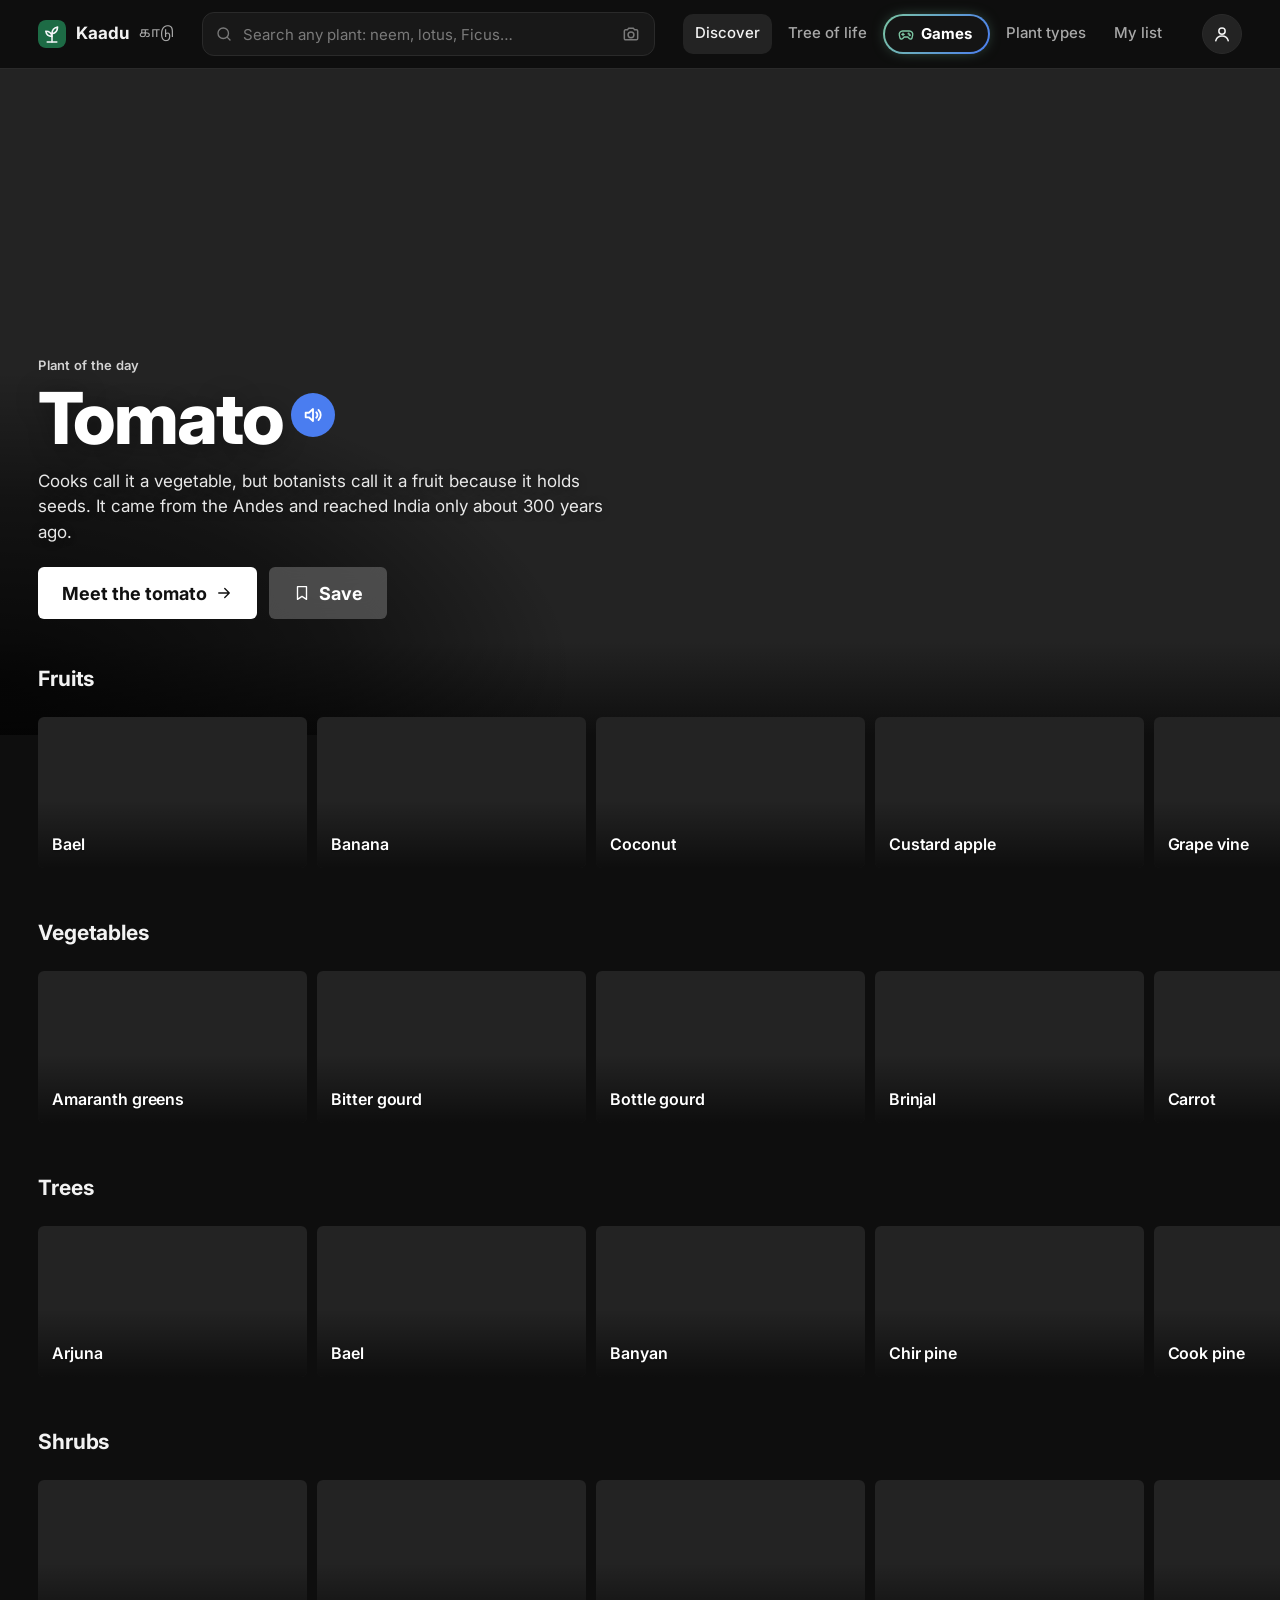
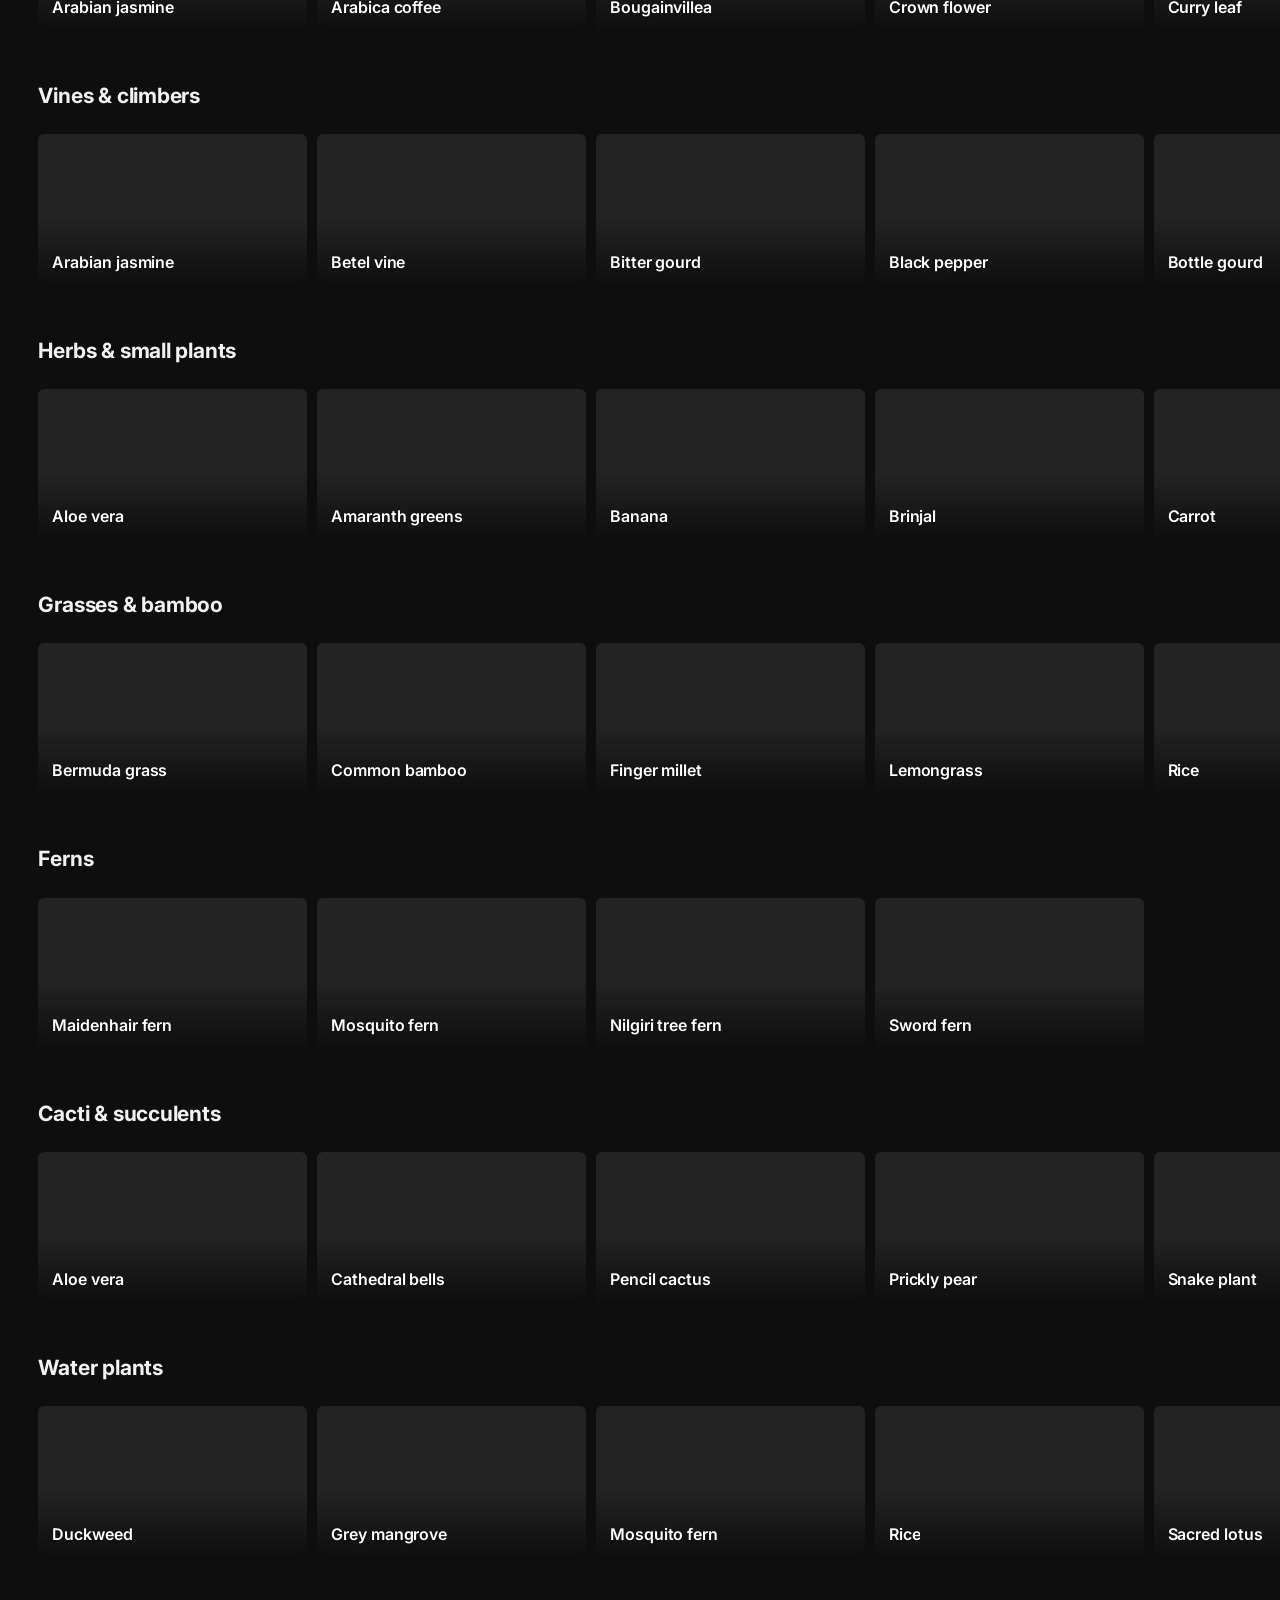
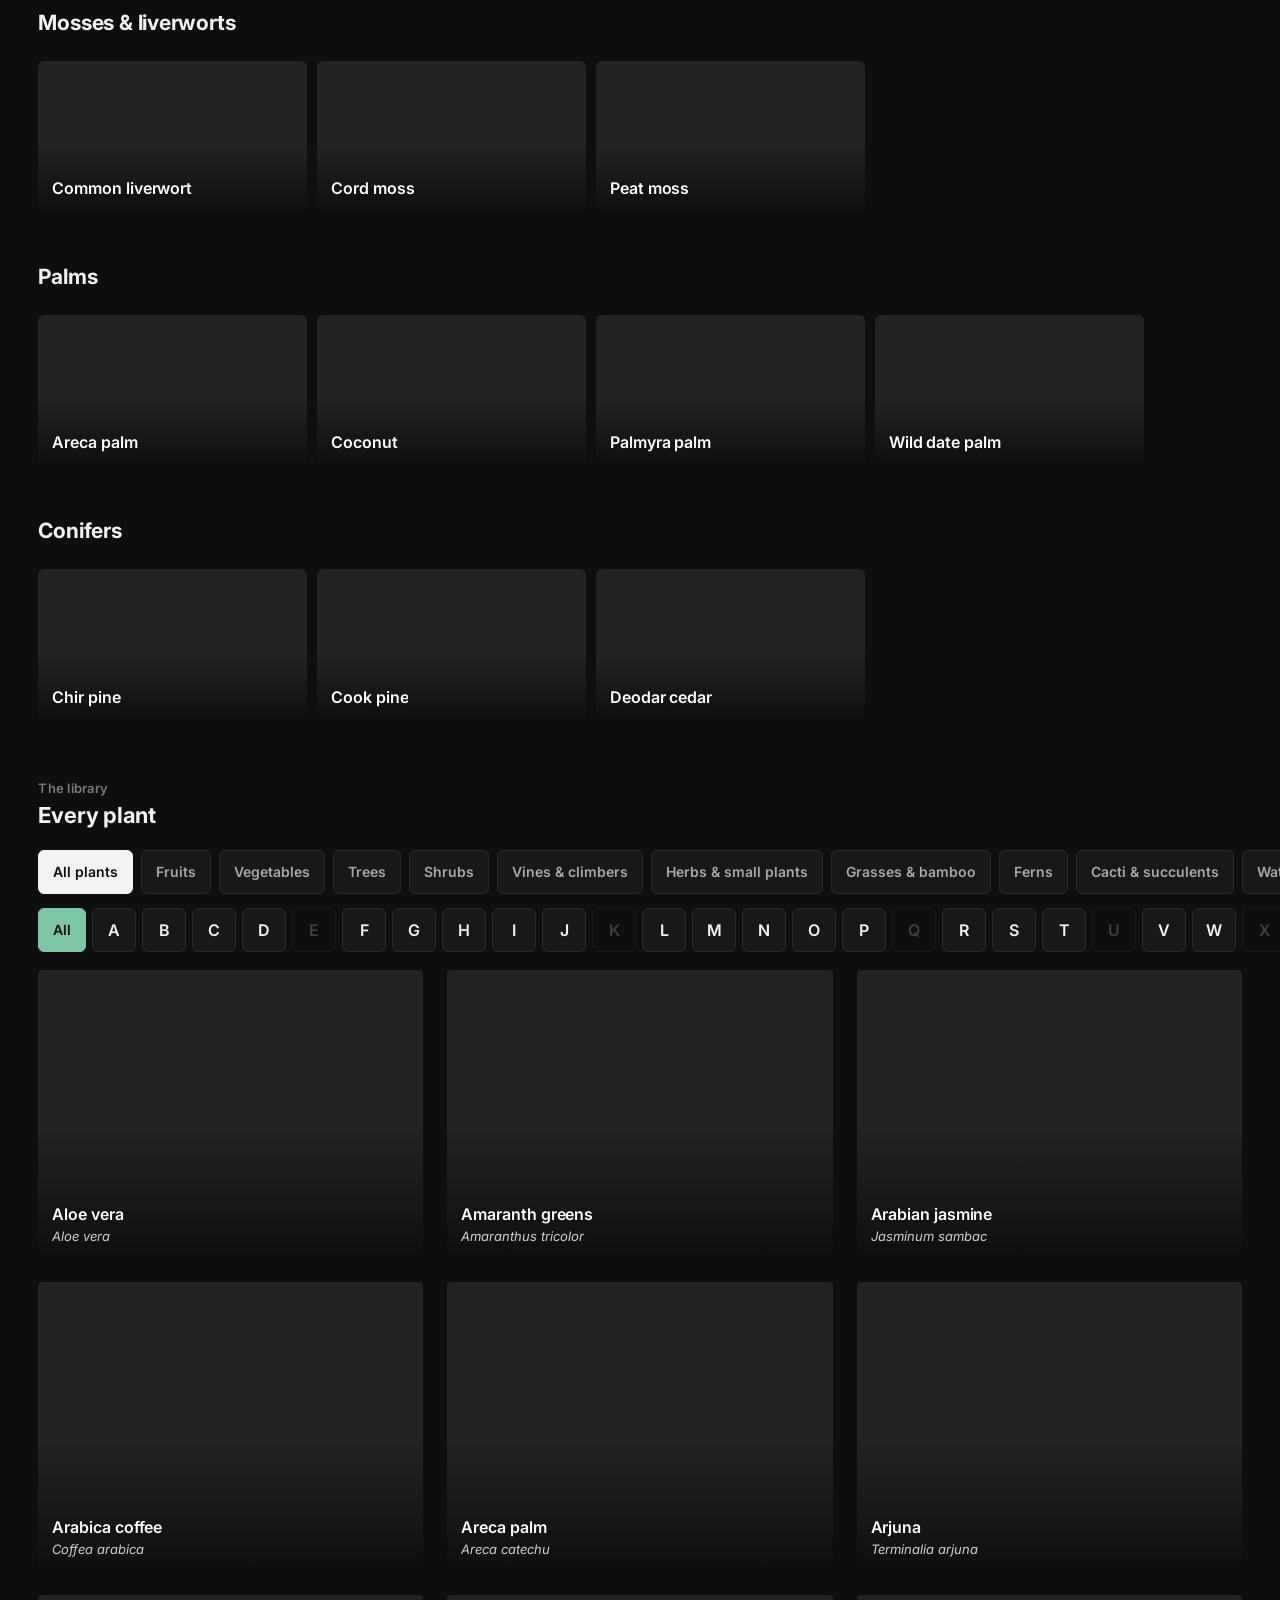
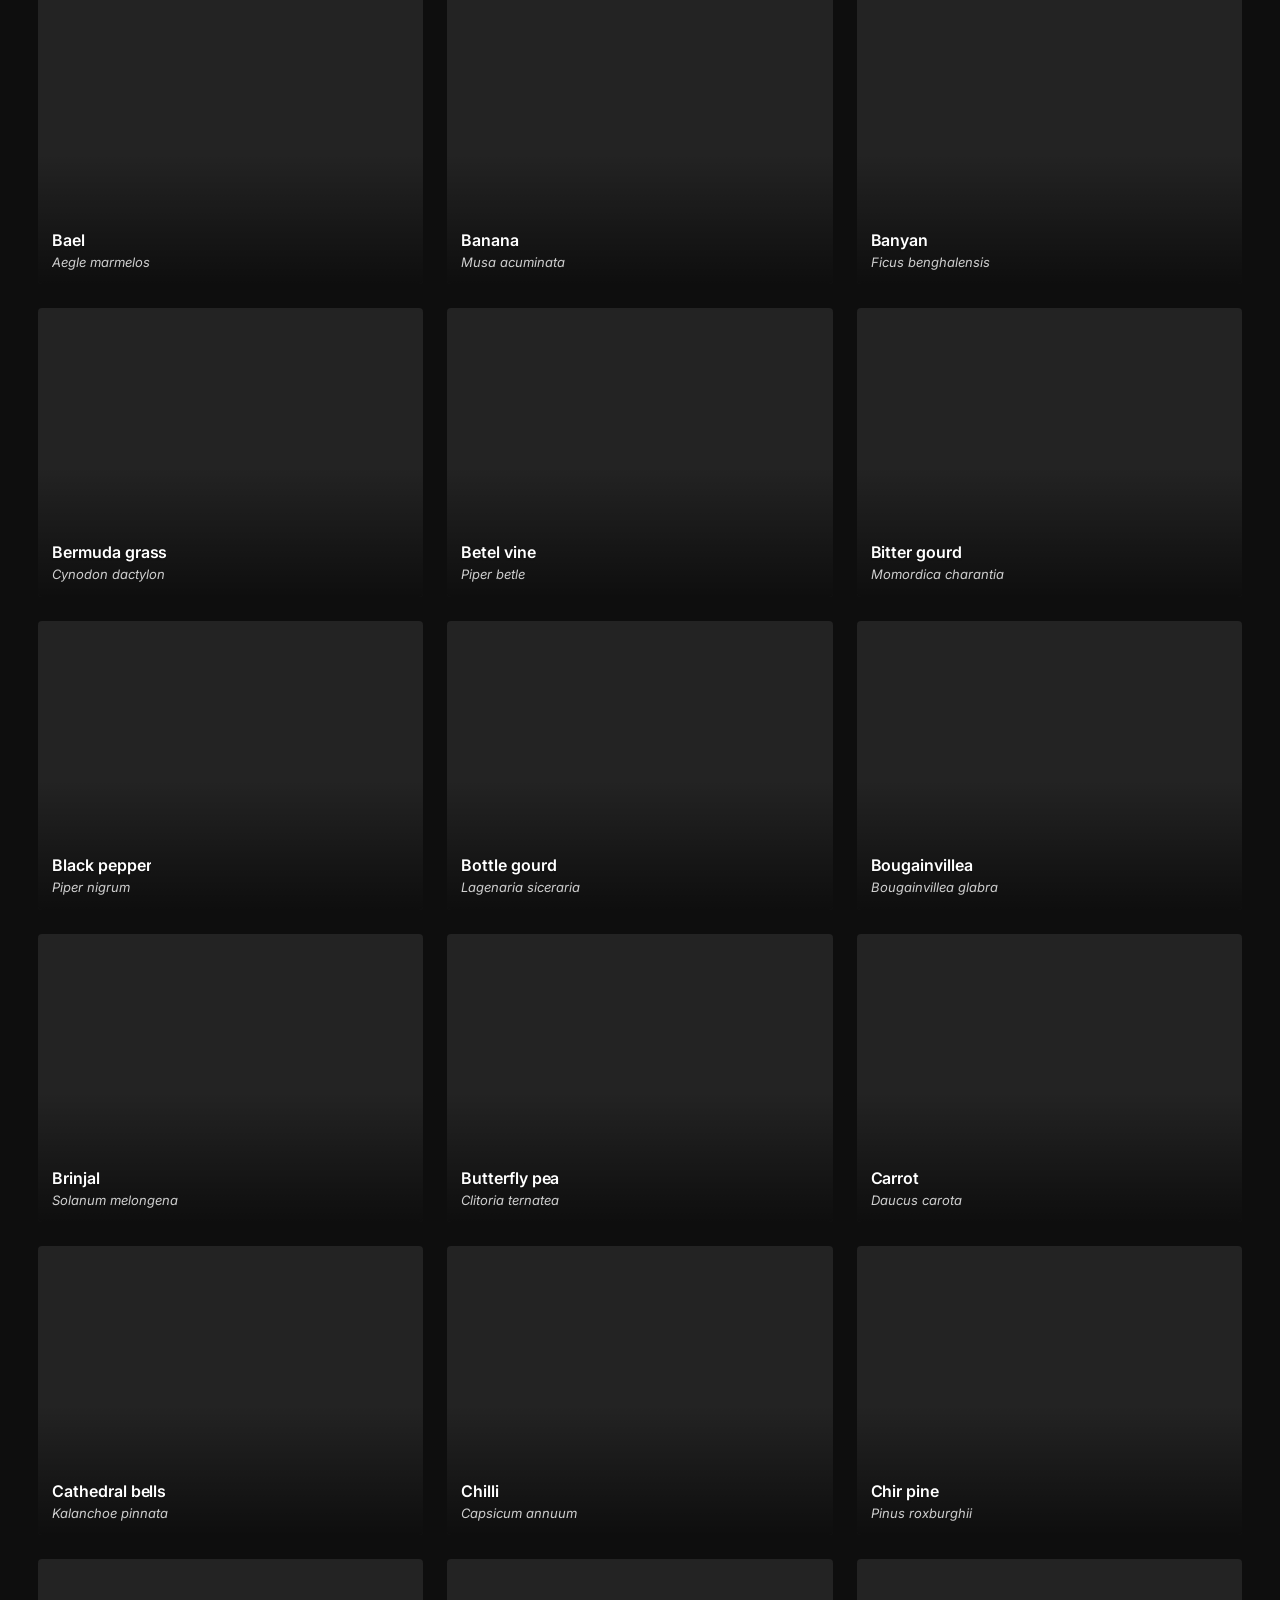
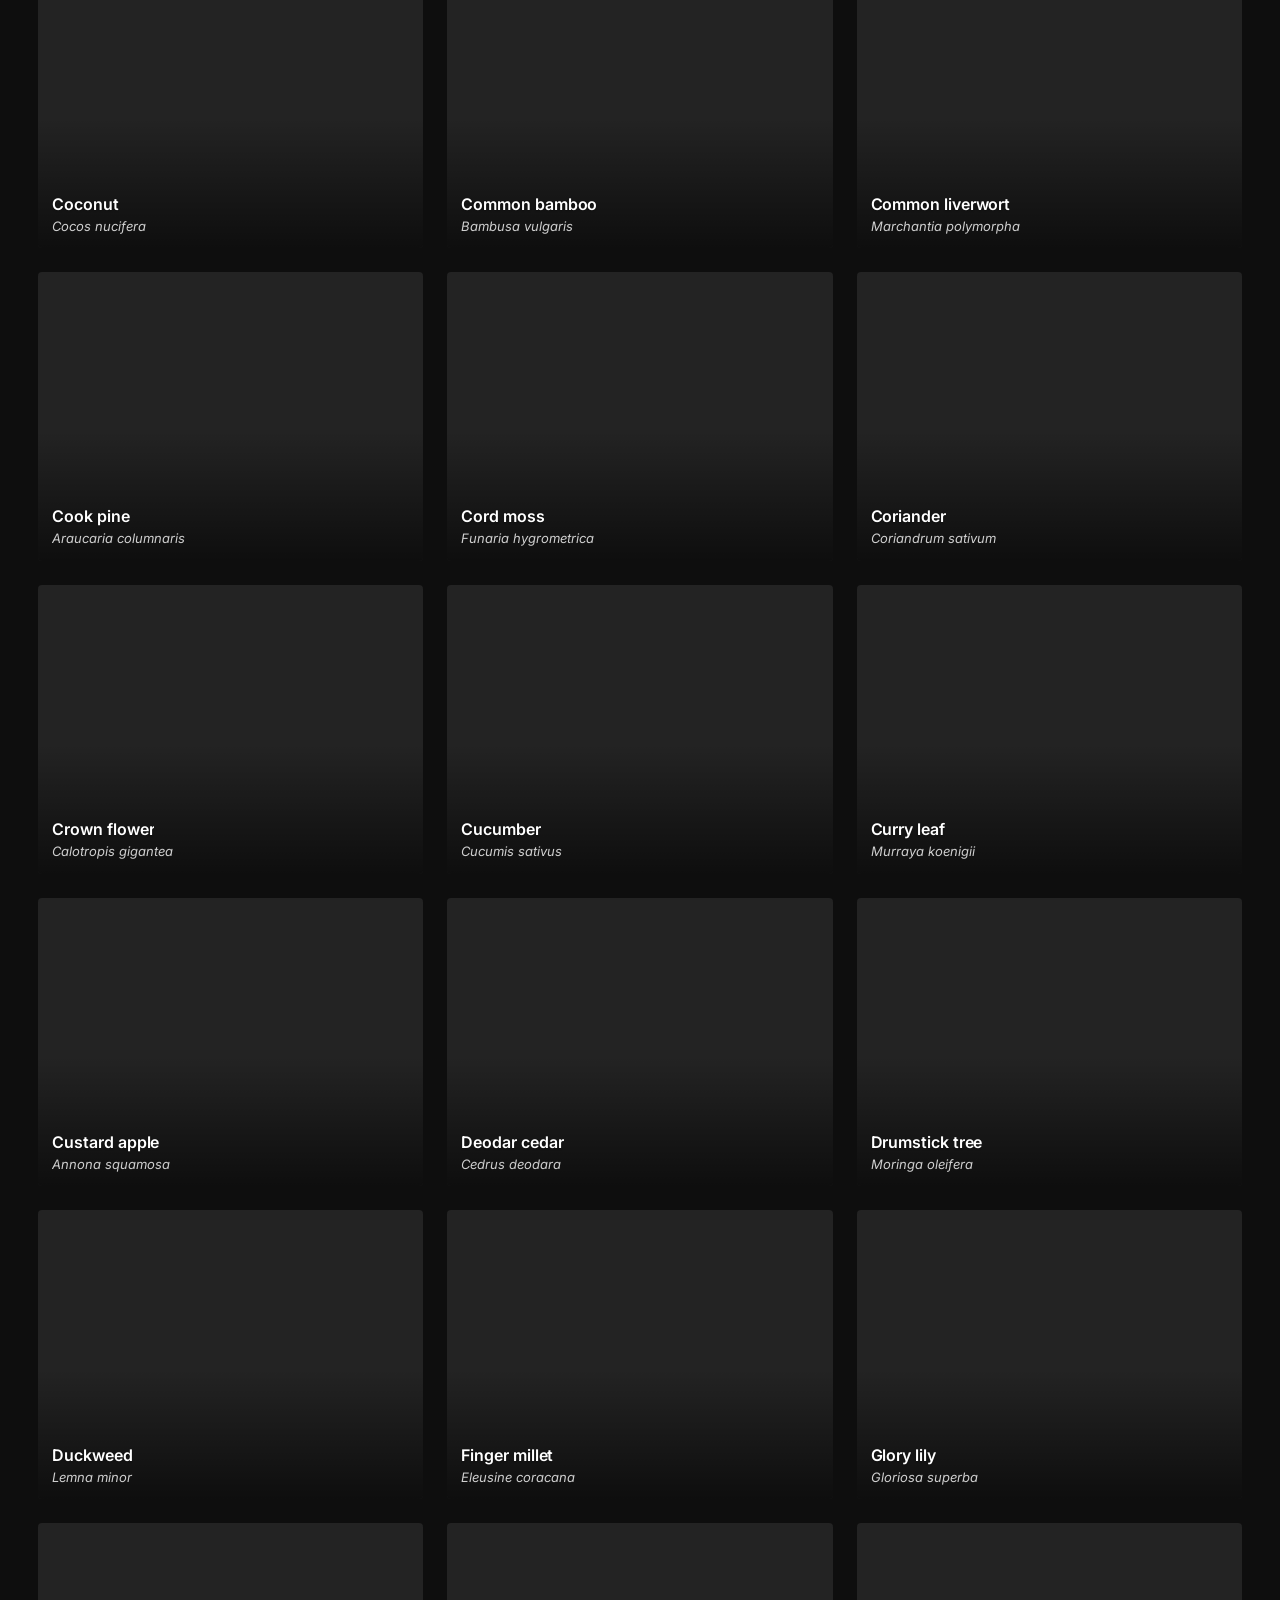
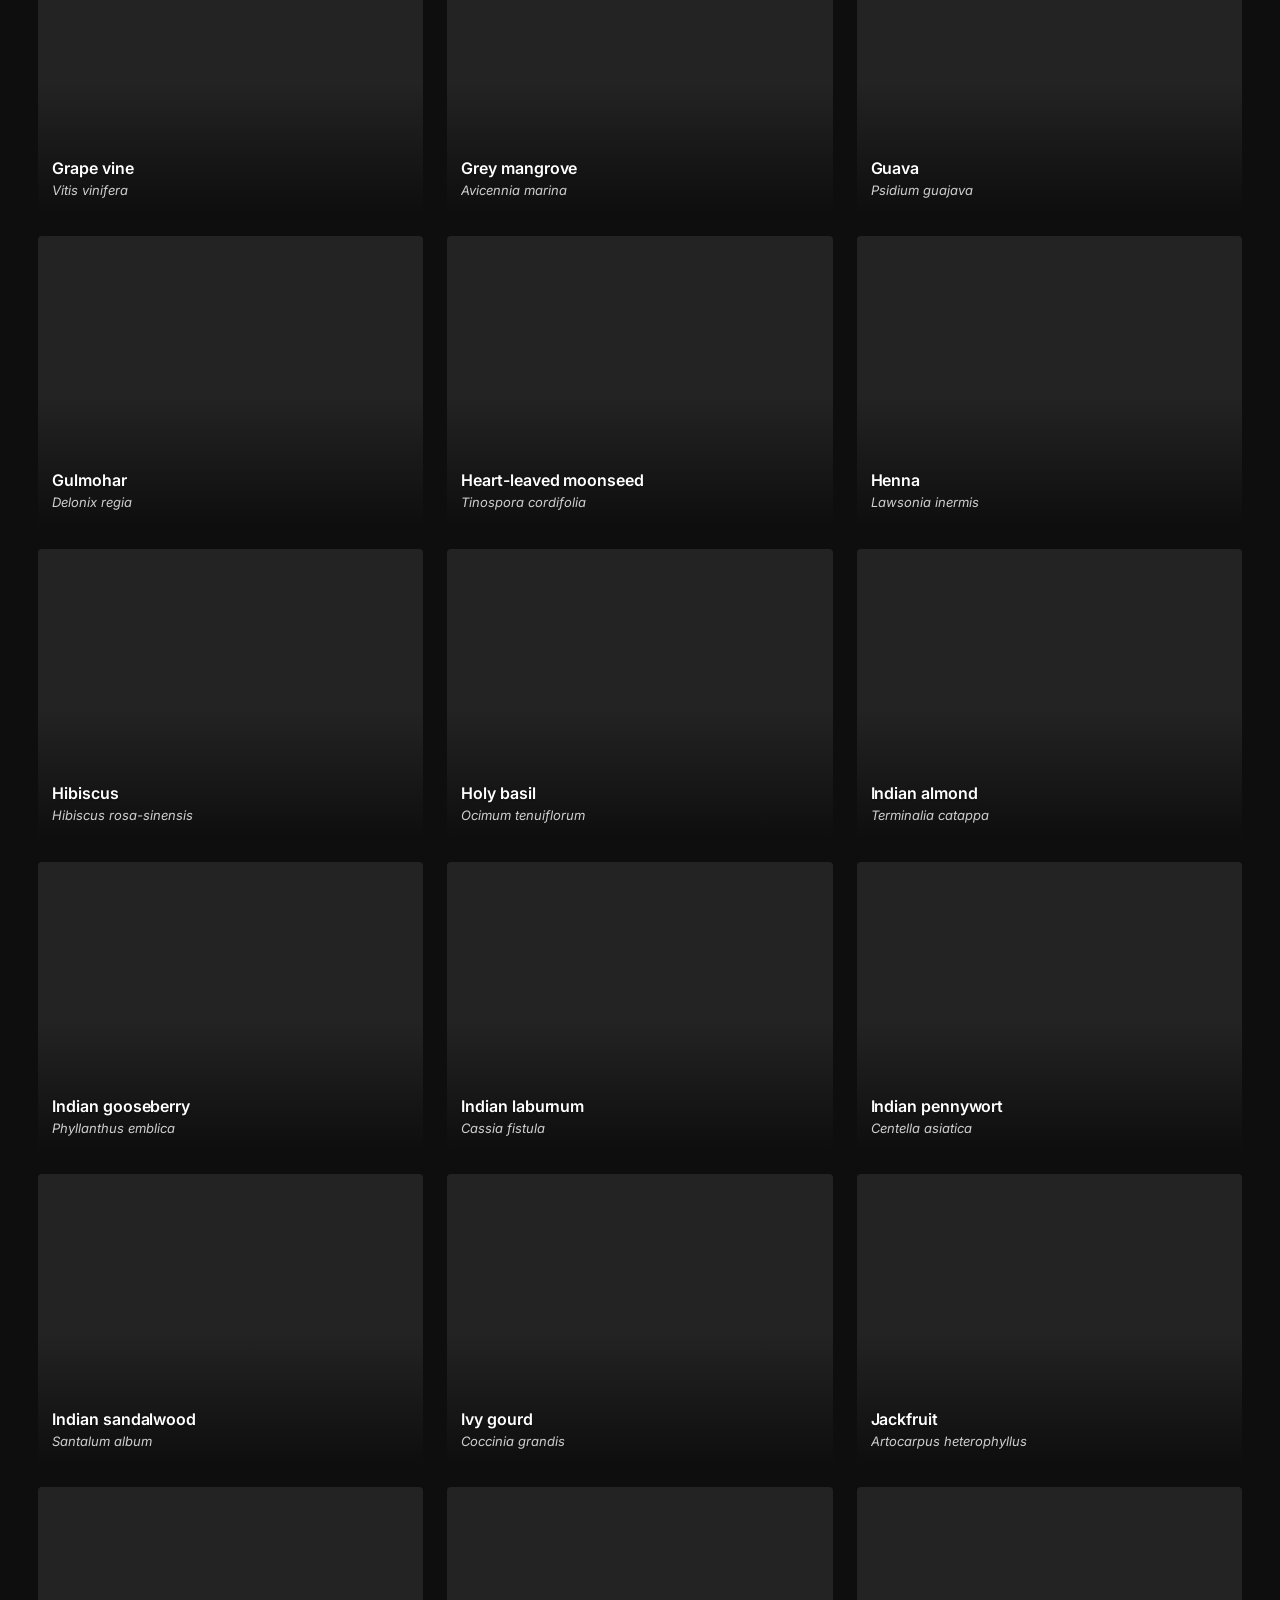
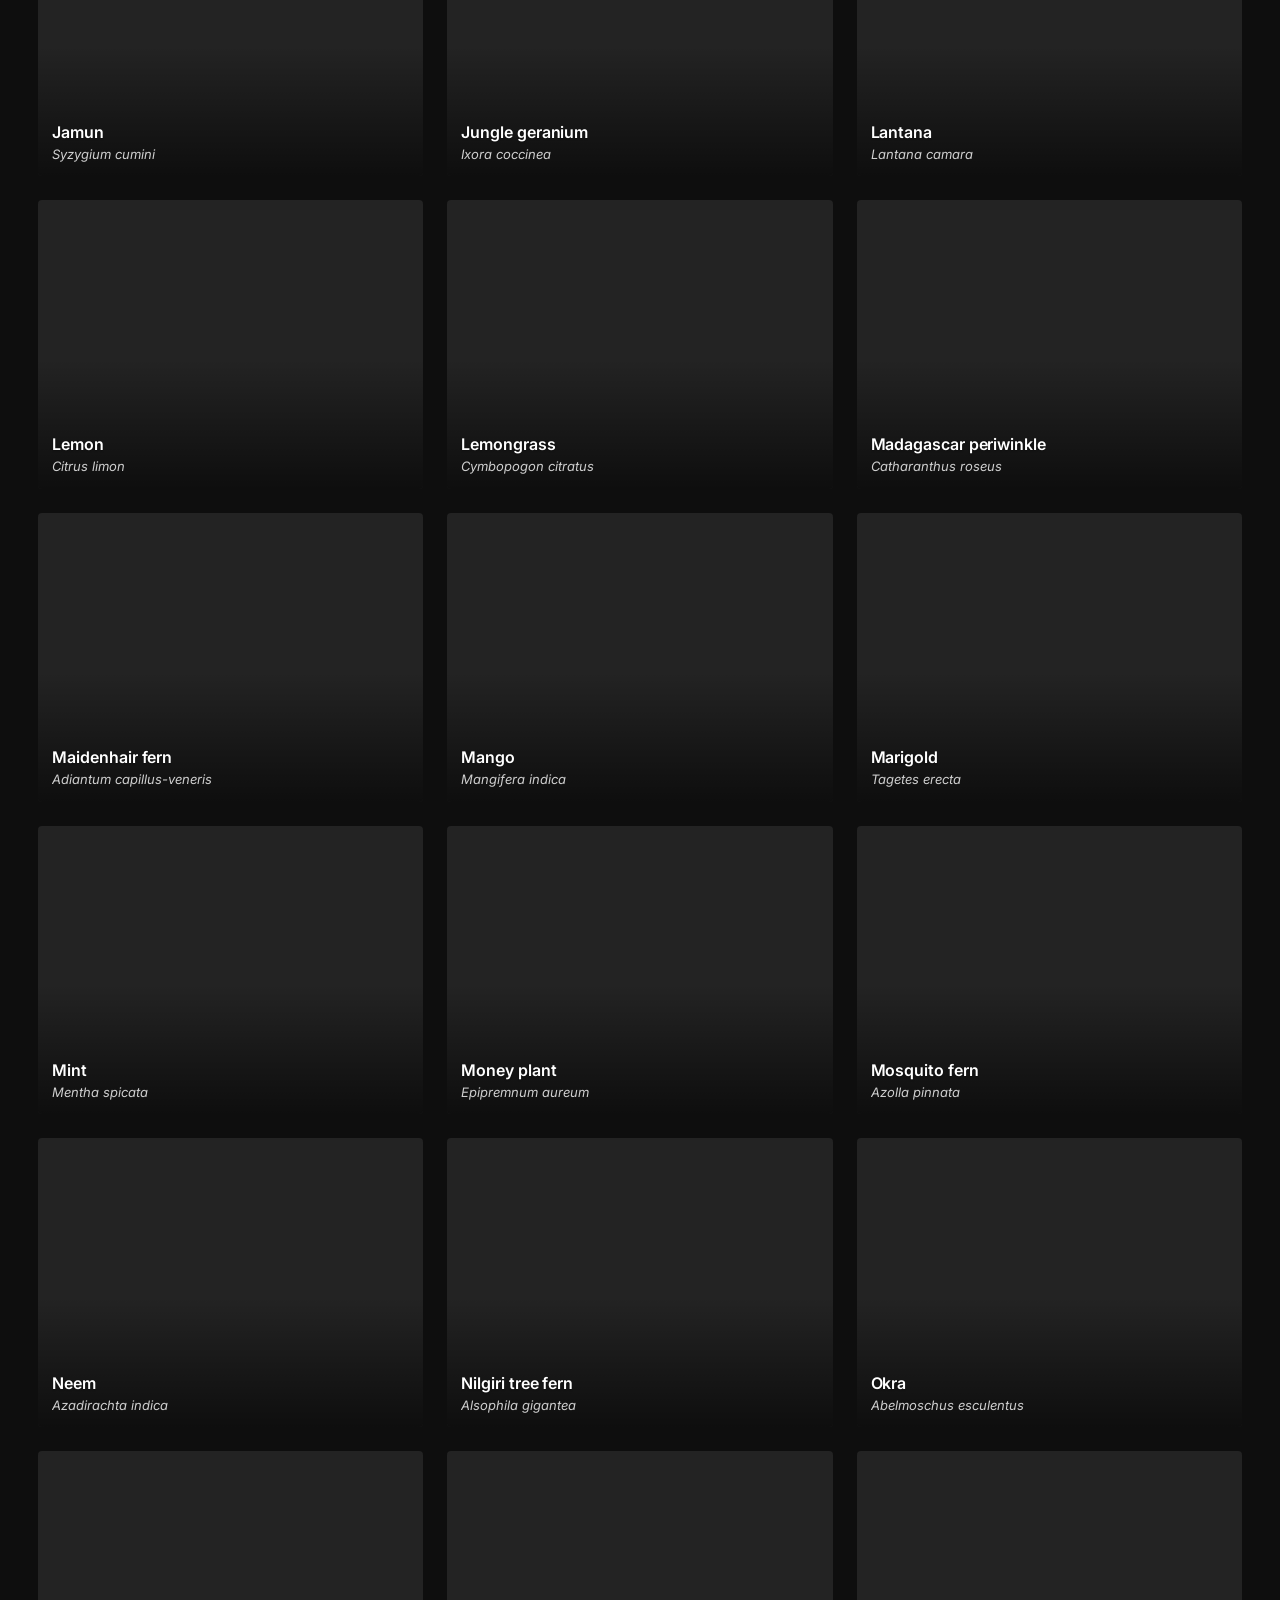
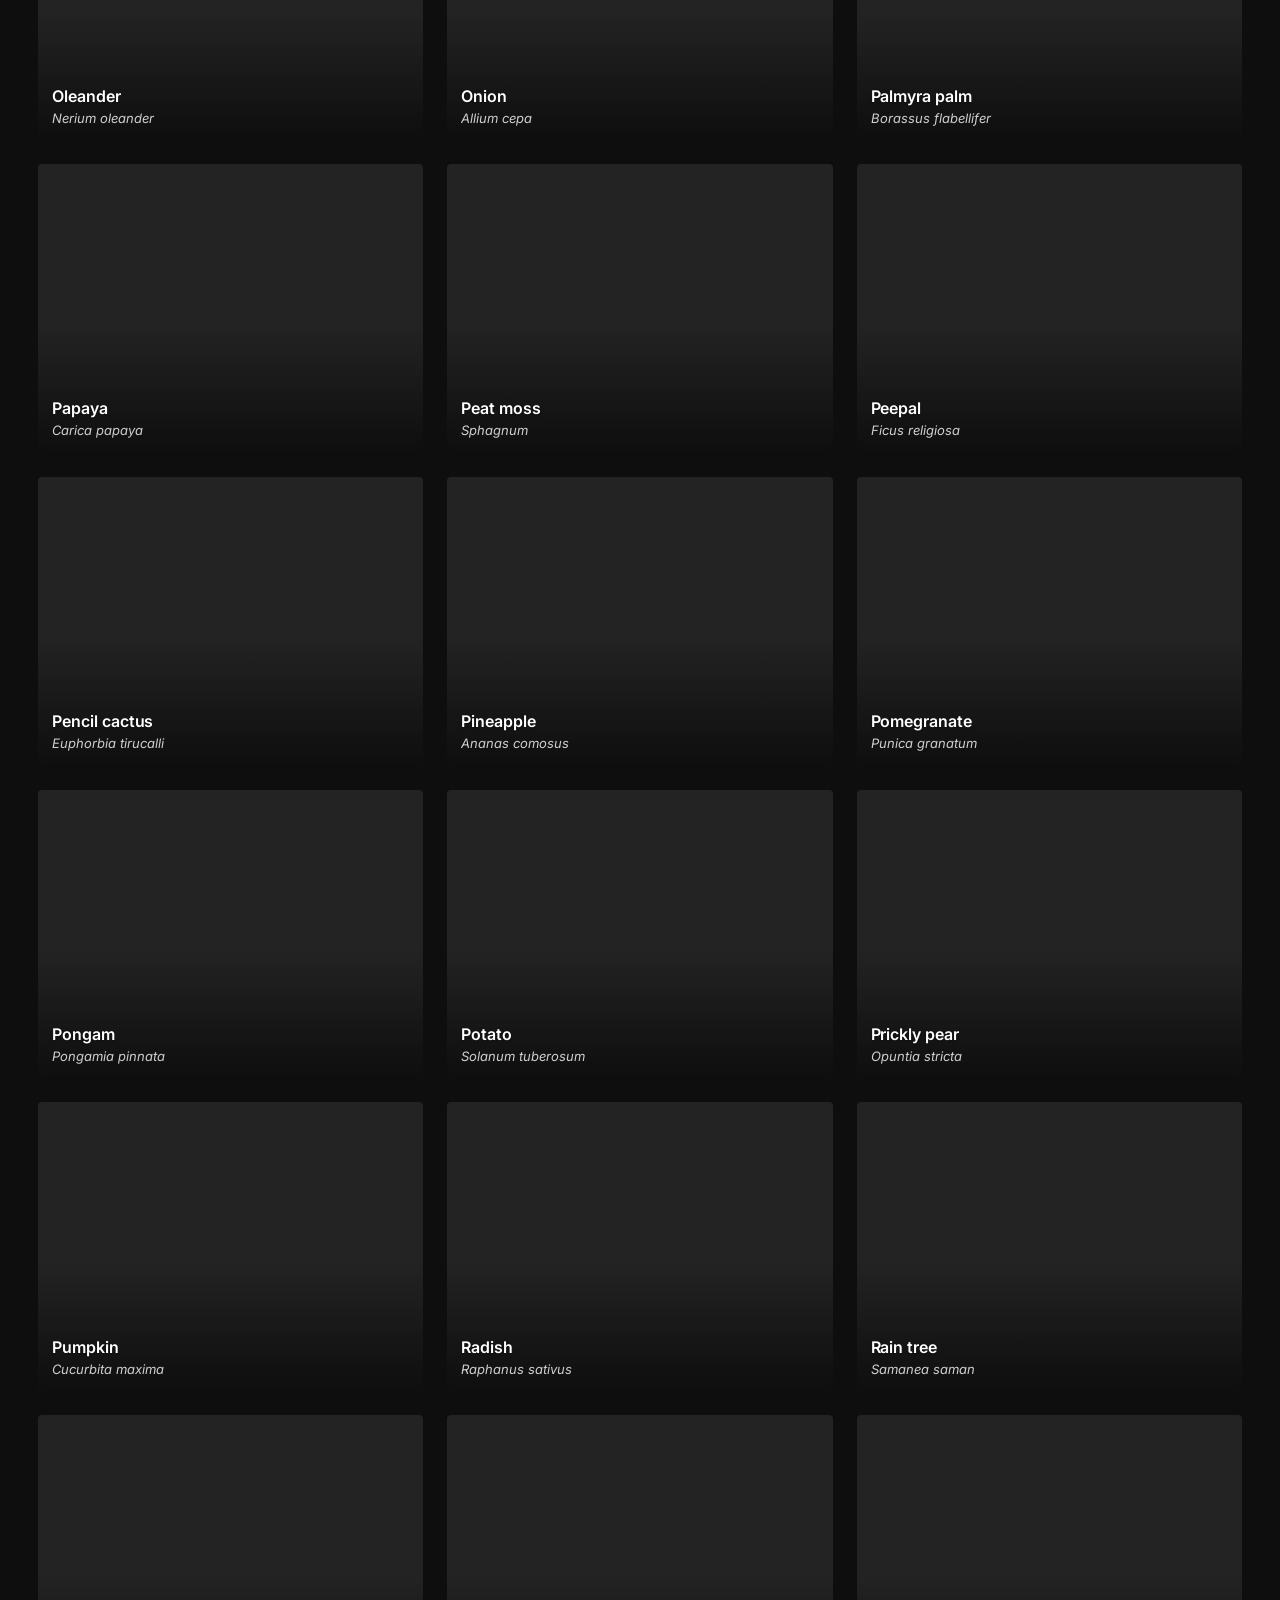
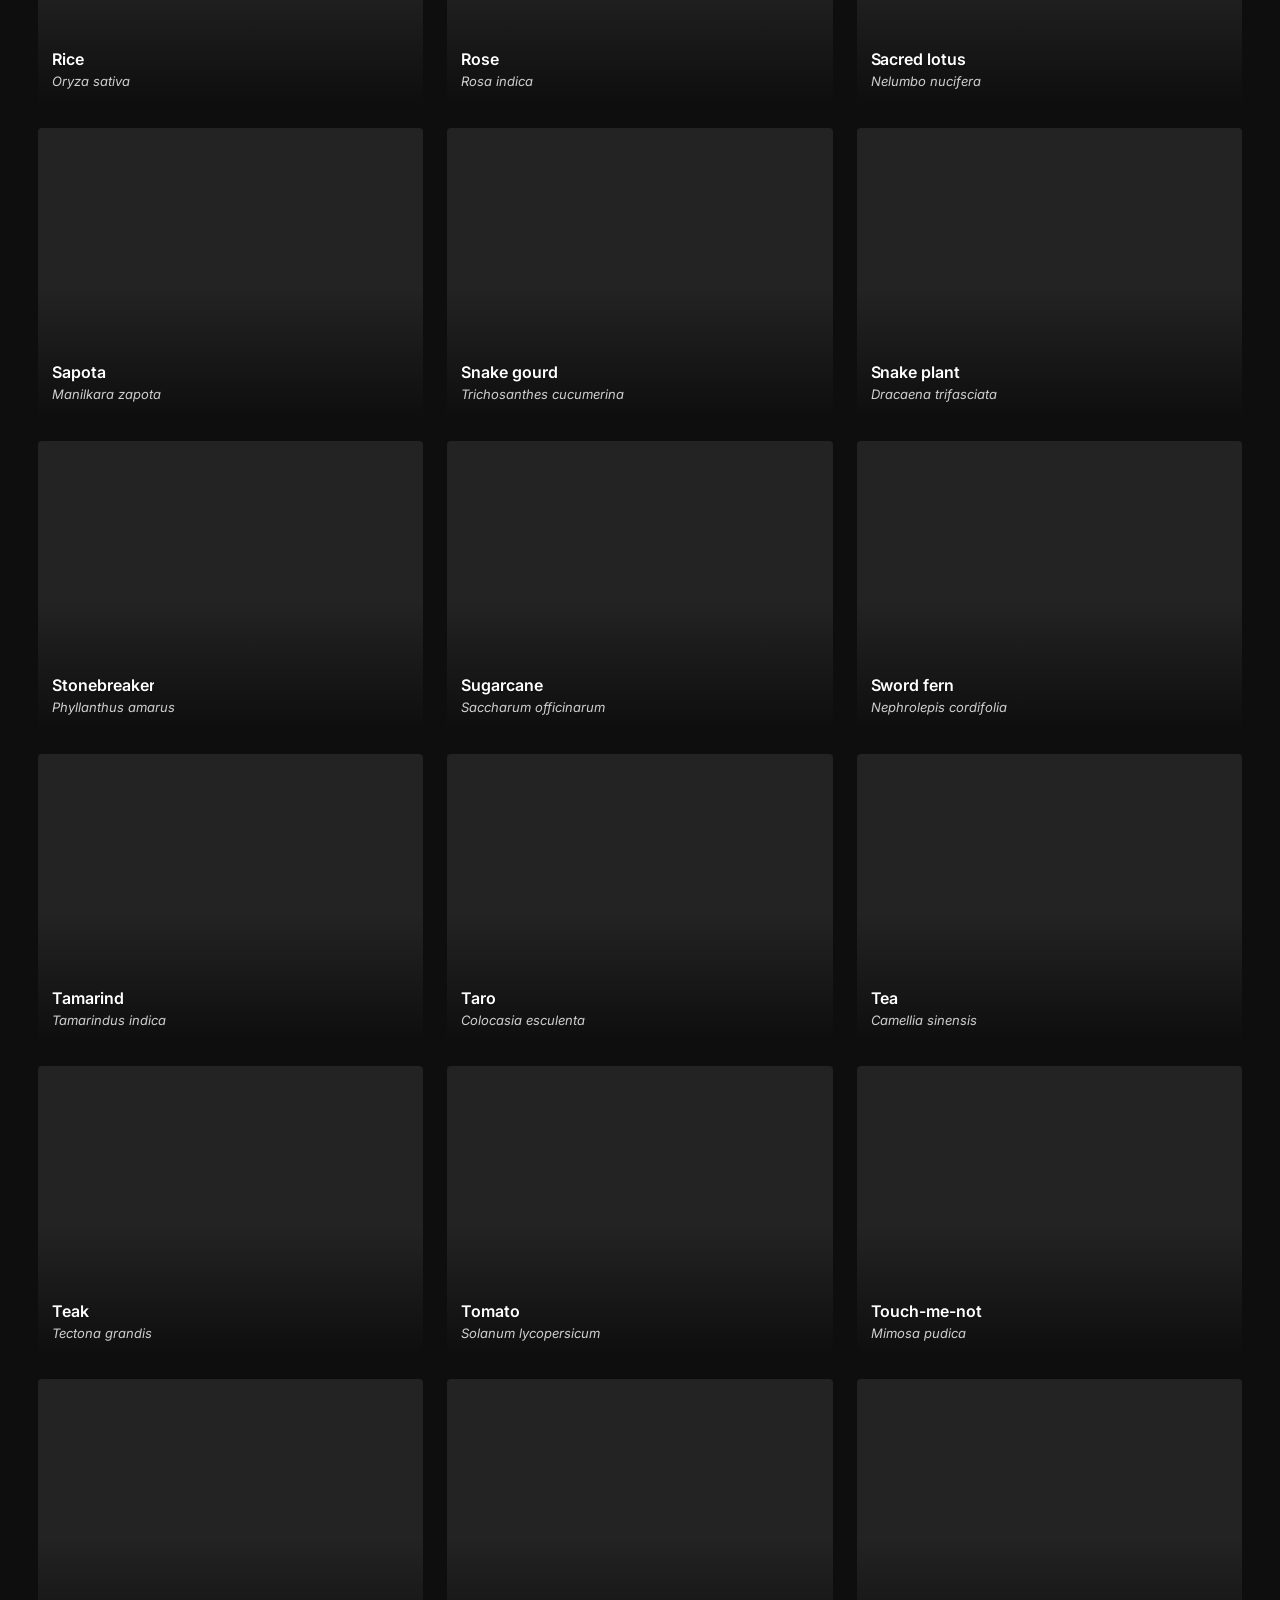
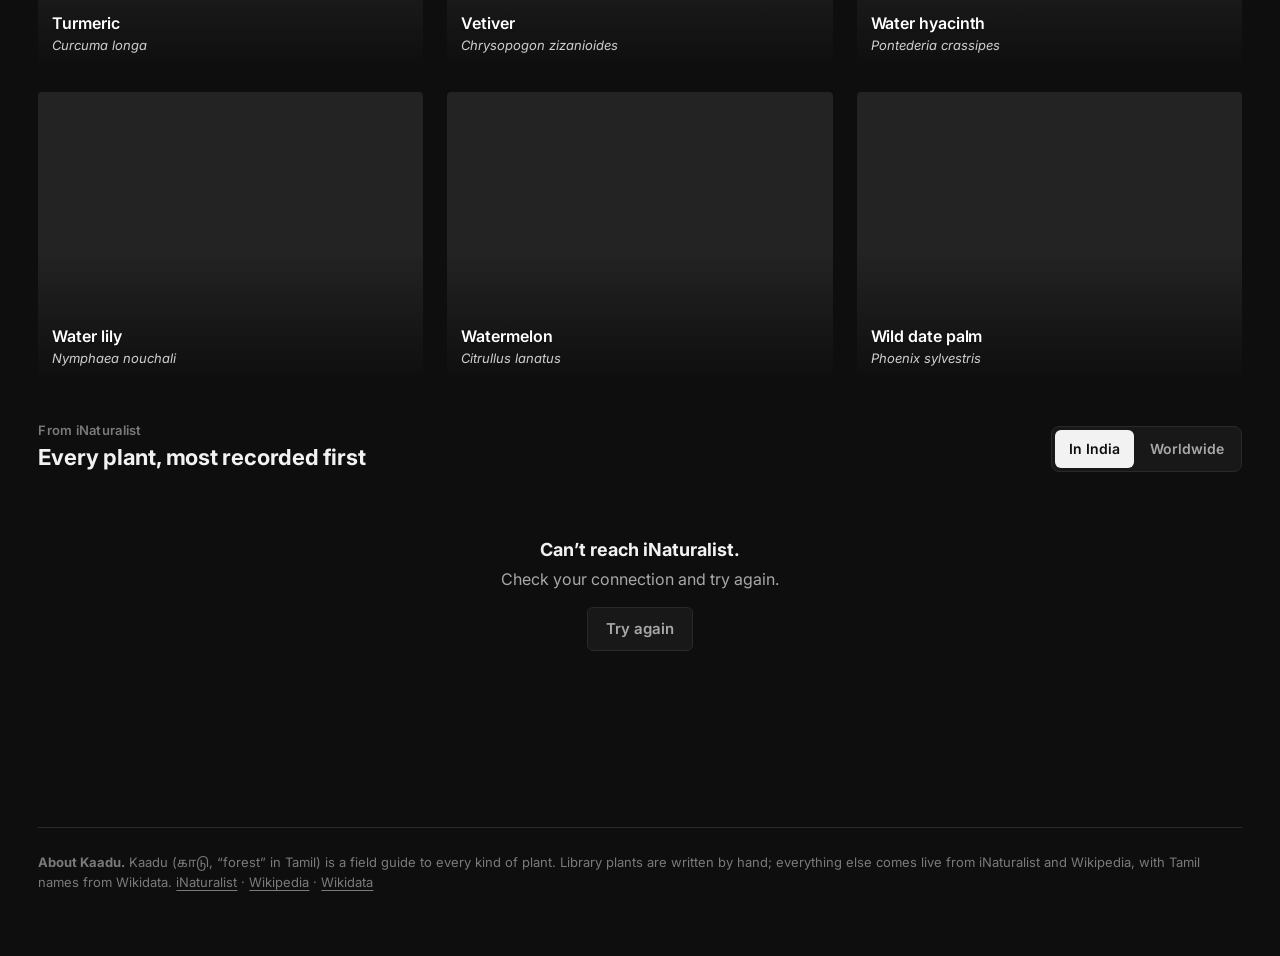
<file: index.html>
<!doctype html>
<html lang="en" data-theme="dark" data-m3-primary="#7cc6a3">
<head>
  <meta charset="utf-8" />
  <meta name="viewport" content="width=device-width, initial-scale=1, viewport-fit=cover" />
  <title>Kaadu · every kind of plant</title>
  <meta name="description" content="A field guide to every kind of plant — trees, shrubs, vines, herbs, grasses, ferns, succulents, water plants, mosses and palms — with real photos, in English and Tamil." />
  <meta name="theme-color" content="#0e0e0e" />
  <meta name="apple-mobile-web-app-capable" content="yes" />
  <meta name="mobile-web-app-capable" content="yes" />
  <meta name="apple-mobile-web-app-title" content="Kaadu" />
  <link rel="manifest" href="manifest.json" />
  <link rel="icon" href="icon.svg" type="image/svg+xml" />
  <link rel="apple-touch-icon" href="icon-512.png" />
  <link rel="preconnect" href="https://fonts.googleapis.com" />
  <link rel="preconnect" href="https://fonts.gstatic.com" crossorigin />
  <link rel="preconnect" href="https://api.inaturalist.org" />
  <link href="https://fonts.googleapis.com/css2?family=Inter:wght@400;500;600;700;800&family=Noto+Sans+Tamil:wght@400;600;700&display=swap" rel="stylesheet" />
  <link rel="stylesheet" href="kolam/tokens.css" />
  <link rel="stylesheet" href="kolam/kolam.css" />
  <link rel="stylesheet" href="styles.css" />
  <!-- Android app mode (Material Design 3): only switches on inside the Android app; the website keeps its own look -->
  <script src="https://tgopinath.github.io/kolam-design-system/m3/kolam-m3.js"></script>
  <script>if (window.KolamM3 && KolamM3.isAndroid) { var l = document.createElement('link'); l.rel = 'stylesheet'; l.href = 'https://fonts.googleapis.com/css2?family=Lato:wght@400;700;900&display=swap'; document.head.appendChild(l); }</script>
  <link rel="stylesheet" href="https://tgopinath.github.io/kolam-design-system/m3/kolam-m3.css" />
  <!-- iPhone app mode (Apple HIG): only switches on inside the iPhone app (or ?app=ios); the website keeps its own look -->
  <link rel="stylesheet" href="https://tgopinath.github.io/kolam-design-system/ios/kolam-ios.css" />
  <script src="https://tgopinath.github.io/kolam-design-system/ios/kolam-ios.js"></script>
</head>
<body>
  <!-- Line icons (24px grid, 2px stroke), drawn for Kaadu. -->
  <svg width="0" height="0" style="position:absolute" aria-hidden="true">
    <defs>
      <symbol id="i-leaf" viewBox="0 0 24 24"><path d="M5 19c0-8 5-14 15-15-1 10-7 15-15 15z"/><path d="M5 19 13 11"/></symbol>
      <symbol id="i-home" viewBox="0 0 24 24"><path d="M3 10.5 12 3l9 7.5V20a1 1 0 0 1-1 1h-5v-6h-6v6H4a1 1 0 0 1-1-1z"/></symbol>
      <symbol id="i-grid" viewBox="0 0 24 24"><rect x="3.5" y="3.5" width="7" height="7" rx="1.5"/><rect x="13.5" y="3.5" width="7" height="7" rx="1.5"/><rect x="3.5" y="13.5" width="7" height="7" rx="1.5"/><rect x="13.5" y="13.5" width="7" height="7" rx="1.5"/></symbol>
      <symbol id="i-bookmark" viewBox="0 0 24 24"><path d="M6 3.5h12v17l-6-4-6 4z"/></symbol>
      <symbol id="i-bookmark-on" viewBox="0 0 24 24"><path d="M6 3.5h12v17l-6-4-6 4z" fill="currentColor"/></symbol>
      <symbol id="i-search" viewBox="0 0 24 24"><circle cx="11" cy="11" r="7"/><path d="m20 20-3.5-3.5"/></symbol>
      <symbol id="i-back" viewBox="0 0 24 24"><path d="M15 5 8 12l7 7"/></symbol>
      <symbol id="i-next" viewBox="0 0 24 24"><path d="m9 5 7 7-7 7"/></symbol>
      <symbol id="i-arrow" viewBox="0 0 24 24"><path d="M5 12h14M13 6l6 6-6 6"/></symbol>
      <symbol id="i-external" viewBox="0 0 24 24"><path d="M14 4h6v6M20 4l-9 9M18 14v5a1 1 0 0 1-1 1H5a1 1 0 0 1-1-1V7a1 1 0 0 1 1-1h5"/></symbol>
      <symbol id="i-ruler" viewBox="0 0 24 24"><path d="M12 3v18M8 3h8M8 21h8"/><path d="M12 7h3M12 11h2M12 15h3"/></symbol>
      <symbol id="i-pin" viewBox="0 0 24 24"><path d="M12 21s-7-6.2-7-11.5a7 7 0 0 1 14 0C19 14.8 12 21 12 21z"/><circle cx="12" cy="9.5" r="2.5"/></symbol>
      <symbol id="i-globe" viewBox="0 0 24 24"><circle cx="12" cy="12" r="9"/><path d="M3 12h18M12 3c2.5 2.7 3.8 5.7 3.8 9s-1.3 6.3-3.8 9c-2.5-2.7-3.8-5.7-3.8-9S9.5 5.7 12 3z"/></symbol>
      <symbol id="i-family" viewBox="0 0 24 24"><path d="M12 21v-7M12 14 6 8M12 14l6-6M6 8V4M18 8V4M12 10V4"/></symbol>
      <symbol id="i-hand" viewBox="0 0 24 24"><path d="M7 12V5.5a1.5 1.5 0 0 1 3 0V11M10 10V4a1.5 1.5 0 0 1 3 0v6M13 10V5a1.5 1.5 0 0 1 3 0v6M16 10.5a1.5 1.5 0 0 1 3 0V14a7 7 0 0 1-7 7h-1a6 6 0 0 1-5-2.7L3.5 14a1.5 1.5 0 0 1 2.4-1.8L7 13.5"/></symbol>
      <symbol id="i-eye" viewBox="0 0 24 24"><path d="M2 12s3.5-7 10-7 10 7 10 7-3.5 7-10 7S2 12 2 12z"/><circle cx="12" cy="12" r="3"/></symbol>
      <symbol id="i-book" viewBox="0 0 24 24"><path d="M12 6.5C10 5 7 4.5 3.5 5v13c3.5-.5 6.5 0 8.5 1.5 2-1.5 5-2 8.5-1.5V5c-3.5-.5-6.5 0-8.5 1.5zM12 6.5v13"/></symbol>
      <symbol id="i-plus" viewBox="0 0 24 24"><path d="M12 5v14M5 12h14"/></symbol>
      <symbol id="i-check" viewBox="0 0 24 24"><path d="m5 12.5 4.5 4.5L19 7.5"/></symbol>
      <symbol id="i-info" viewBox="0 0 24 24"><circle cx="12" cy="12" r="9"/><path d="M12 11v6M12 7.5v.5"/></symbol>
      <symbol id="i-x" viewBox="0 0 24 24"><path d="M6 6l12 12M18 6 6 18"/></symbol>
      <symbol id="i-speak" viewBox="0 0 24 24"><path d="M4 9.5h3.5L12 5.5v13l-4.5-4H4z"/><path d="M15.5 9a4 4 0 0 1 0 6M18 6.5a7.5 7.5 0 0 1 0 11"/></symbol>
      <symbol id="i-user" viewBox="0 0 24 24"><circle cx="12" cy="8.5" r="3.8"/><path d="M4.5 20c1.2-3.6 4-5.5 7.5-5.5s6.3 1.9 7.5 5.5"/></symbol>
      <symbol id="i-camera" viewBox="0 0 24 24"><path d="M4 8.5A1.5 1.5 0 0 1 5.5 7h2.2l1.5-2h5.6l1.5 2h2.2A1.5 1.5 0 0 1 20 8.5v9a1.5 1.5 0 0 1-1.5 1.5h-13A1.5 1.5 0 0 1 4 17.5z"/><circle cx="12" cy="13" r="3.5"/></symbol>
      <symbol id="i-chev" viewBox="0 0 24 24"><path d="m6 9 6 6 6-6"/></symbol>
      <symbol id="i-game" viewBox="0 0 24 24"><path d="M7.5 8h9a4.5 4.5 0 0 1 4.4 5.5l-.8 3.5a2.2 2.2 0 0 1-3.8 1L14.5 16h-5l-1.8 2a2.2 2.2 0 0 1-3.8-1l-.8-3.5A4.5 4.5 0 0 1 7.5 8z"/><path d="M8 11v3M6.5 12.5h3"/><circle cx="15.5" cy="11.5" r=".6" fill="currentColor"/><circle cx="17" cy="13.5" r=".6" fill="currentColor"/></symbol>
      <symbol id="i-spark" viewBox="0 0 24 24"><path d="M12 3v4M12 17v4M3 12h4M17 12h4M5.6 5.6l2.8 2.8M15.6 15.6l2.8 2.8M18.4 5.6l-2.8 2.8M8.4 15.6l-2.8 2.8"/></symbol>
      <symbol id="i-star" viewBox="0 0 24 24"><path d="m12 3 2.8 5.7 6.2.9-4.5 4.4 1.1 6.2L12 17.3 6.4 20.2l1.1-6.2L3 9.6l6.2-.9z" fill="currentColor"/></symbol>
      <symbol id="i-play" viewBox="0 0 24 24"><path d="M7 4.5v15l12-7.5z"/></symbol>
      <symbol id="i-branch" viewBox="0 0 24 24"><circle cx="12" cy="4.5" r="2"/><circle cx="5" cy="19.5" r="2"/><circle cx="12" cy="19.5" r="2"/><circle cx="19" cy="19.5" r="2"/><path d="M12 6.5v11M12 11c-4 0-7 2-7 6.5M12 11c4 0 7 2 7 6.5"/></symbol>
      <symbol id="i-shuffle" viewBox="0 0 24 24"><path d="M3 7h3.5c4.5 0 6.5 10 11 10H21M3 17h3.5c1.8 0 3-1.5 4.2-3.5M21 7h-3.5c-1.8 0-3 1.5-4.2 3.5M18 4l3 3-3 3M18 14l3 3-3 3"/></symbol>
      <symbol id="i-cards" viewBox="0 0 24 24"><rect x="3" y="6" width="11" height="15" rx="2"/><path d="M8 3.5h11a2 2 0 0 1 2 2V18"/></symbol>
      <!-- growth forms -->
      <symbol id="f-tree" viewBox="0 0 24 24"><path d="M12 21v-7"/><path d="M7.5 14a4.5 4.5 0 0 1-.9-8.9A5.5 5.5 0 0 1 17.4 5.1 4.5 4.5 0 0 1 16.5 14z"/></symbol>
      <symbol id="f-shrub" viewBox="0 0 24 24"><path d="M4 20h16"/><path d="M6.5 20a4 4 0 0 1-.5-7.9 5 5 0 0 1 9.6-2A4.5 4.5 0 0 1 18 20"/><path d="M12 20v-5M9 20l1.5-3M15 20l-1.5-3"/></symbol>
      <symbol id="f-vine" viewBox="0 0 24 24"><path d="M6 21V3"/><path d="M6 6c3 0 6 1 6 4s-6 2-6 5 3 3 6 3"/><path d="M12 10c2-1 4-1 5 1-1.5 1-3.5 1-5-1zM12 18c2-1 4-1 5 1-1.5 1-3.5 1-5-1z"/></symbol>
      <symbol id="f-herb" viewBox="0 0 24 24"><path d="M12 21v-9"/><path d="M12 15c-4 0-6-2-6.5-5 3.5 0 6 1.5 6.5 5zM12 12c0-3.5 2-6 5.5-6.5 0 3.5-2 6-5.5 6.5z"/><path d="M8 21h8"/></symbol>
      <symbol id="f-grass" viewBox="0 0 24 24"><path d="M4 21c1-5 2-9 1-15M9 21c0-6 1-10 4-15M14 21c0-4 1-8 5-12M19 21c-.5-3-1-5-3-7"/></symbol>
      <symbol id="f-fern" viewBox="0 0 24 24"><path d="M6 21c0-9 4-15 12-17"/><path d="M8 15l-3-2M9 12 6 9M11 9 9 5.5M8.5 16.5l3 .5M10 13l3.5 0M12.5 9.5l3-.5"/></symbol>
      <symbol id="f-succulent" viewBox="0 0 24 24"><path d="M12 19c-1.5-3-1.5-6 0-9 1.5 3 1.5 6 0 9z"/><path d="M12 19c-3-1-5-3.5-6-7 3 .5 5 2.5 6 7zM12 19c3-1 5-3.5 6-7-3 .5-5 2.5-6 7z"/><path d="M5 19h14l-1.5 3h-11z"/></symbol>
      <symbol id="f-aquatic" viewBox="0 0 24 24"><path d="M2 17c2 0 2-1.5 4-1.5s2 1.5 4 1.5 2-1.5 4-1.5 2 1.5 4 1.5 2-1.5 4-1.5M2 21c2 0 2-1.5 4-1.5s2 1.5 4 1.5 2-1.5 4-1.5 2 1.5 4 1.5 2-1.5 4-1.5"/><path d="M12 13c-2.5-1.5-3.5-4-3-7 1.5.5 2.5 1.5 3 3 .5-1.5 1.5-2.5 3-3 .5 3-.5 5.5-3 7z"/></symbol>
      <symbol id="f-moss" viewBox="0 0 24 24"><path d="M3 20h18"/><path d="M5 20v-3M7 20v-5M9 20v-3M11 20v-6M13 20v-4M15 20v-5M17 20v-3M19 20v-4"/><circle cx="7" cy="13.5" r="1"/><circle cx="11" cy="12.5" r="1"/><circle cx="15" cy="13.5" r="1"/></symbol>
      <symbol id="f-palm" viewBox="0 0 24 24"><path d="M12 21c0-5 .5-9 0-12"/><path d="M12 9C10 6 7 5 3.5 6M12 9c2-3 5-4 8.5-3M12 9c-3 0-5.5 1.5-7 4.5M12 9c3 0 5.5 1.5 7 4.5M12 9c0-2.5-1-4.5-2.5-6"/></symbol>
      <symbol id="f-conifer" viewBox="0 0 24 24"><path d="M12 3 7 10h3l-4 5h4l-4.5 5h13L14 15h4l-4-5h3z"/><path d="M12 20v2"/></symbol>
      <symbol id="f-flower" viewBox="0 0 24 24"><circle cx="12" cy="9" r="2"/><path d="M12 7c-1-3 2-3 0-5M12 7c0-2.5 3-3.5 4-1.5S14 9 14 9M14 9c2.5-.5 4 1.5 2.5 3S12 11 12 11M12 11c-1 2.5-3.5 2.5-3.5.5S10 9 10 9M10 9c-2.5 0-3-2.5-1-3.5S12 7 12 7"/><path d="M12 11v10M12 17c-2 0-3.5-1-4-3 2 0 3.5 1 4 3z"/></symbol>
      <symbol id="f-fruit" viewBox="0 0 24 24"><path d="M12 8c-4.5-2-8 1-8 5.5S7.5 21 12 20c4.5 1 8-2 8-6.5S16.5 6 12 8z"/><path d="M12 8c0-2 1-3.5 3-4.5M12 8c-1-1.5-2.5-2-4-1.5"/></symbol>
      <symbol id="f-veg" viewBox="0 0 24 24"><path d="M15 9 4.5 19.5c-.5.5 0 1 .5.5L16 10"/><path d="M15 9c1.5-1.5 4-1.5 5 0-1 1.5-3.5 2-5 0zM15 9c1.5-1.5 1.5-4 0-5-1.5 1-2 3.5 0 5zM15 9c-1.5 1.5-4.5 8-10.5 11"/></symbol>
      <symbol id="f-all" viewBox="0 0 24 24"><path d="M5 19c0-8 5-14 15-15-1 10-7 15-15 15z"/><path d="M5 19 13 11"/></symbol>
    </defs>
  </svg>

  <a class="skip" href="#app">Skip to content</a>
  <header class="top">
    <div class="top-inner">
      <a class="brand" href="#/" aria-label="Kaadu, home">
        <img src="icon.svg" alt="" width="32" height="32" />
        <span class="brand-name">Kaadu</span><span class="brand-ta" lang="ta">காடு</span>
      </a>
      <form class="search" id="searchForm" role="search" autocomplete="off">
        <svg class="k-icon" aria-hidden="true"><use href="#i-search"/></svg>
        <input id="searchInput" type="search" placeholder="Search any plant: neem, lotus, Ficus…" aria-label="Search plants" data-t-ph="search_ph" data-t-label="search_label" enterkeyhint="search" />
        <button class="search-cam" type="button" data-identify data-t-label="id_btn" aria-label="Identify a plant from a photo" title="Identify a plant from a photo"><svg class="k-icon" aria-hidden="true"><use href="#i-camera"/></svg></button>
      </form>
      <input type="file" id="idFile" accept="image/*" hidden />
      <nav class="topnav" aria-label="Main">
        <a href="#/" data-tab="home" data-t="nav_home">Discover</a>
        <a href="#/explore" data-tab="explore" data-t="nav_tree">Tree of life</a>
        <a href="#/game" data-tab="game" class="magic"><svg class="k-icon" aria-hidden="true"><use href="#i-game"/></svg><span data-t="nav_games">Games</span></a>
        <a href="#/types" data-tab="types" data-t="nav_groups">Plant types</a>
        <a href="#/saved" data-tab="saved" data-t="my_list">My list</a>
      </nav>
      <div class="profile">
        <button class="profile-btn" id="profileBtn" type="button" aria-haspopup="true" aria-expanded="false" aria-controls="profilePanel" data-t-label="profile">
          <svg class="k-icon" aria-hidden="true"><use href="#i-user"/></svg>
        </button>
        <div class="profile-panel" id="profilePanel" role="dialog" aria-labelledby="profileTitle" hidden>
          <div class="pp-head"><span class="pp-avatar"><svg class="k-icon" aria-hidden="true"><use href="#i-user"/></svg></span><div><b id="profileTitle" data-t="profile">Profile</b><small data-t="profile_note">Saved on this device</small></div></div>
          <div class="pp-row"><span class="pp-label"><svg class="k-icon" aria-hidden="true"><use href="#i-globe"/></svg><span data-t="language">Language</span></span>
            <button class="langswitch" id="langBtn" type="button" role="switch" aria-checked="false" aria-label="Language: English or Tamil">
        <span class="opt" data-l="en">English</span><span class="opt" data-l="ta" lang="ta">தமிழ்</span>
      </button>
          </div>
          <a class="pp-link" href="#/saved"><svg class="k-icon" aria-hidden="true"><use href="#i-bookmark"/></svg><span data-t="my_list">My list</span><b id="ppSaved"></b></a>
          <a class="pp-link" href="#/game"><svg class="k-icon" aria-hidden="true"><use href="#i-star"/></svg><span data-t="pp_stars">Game stars</span><b id="ppStars"></b></a>
          <p class="pp-about"><b data-t="about_app">About Kaadu</b> <span data-t="pp_about">A field guide to every kind of plant, fruit and vegetable, with photos from iNaturalist and summaries from Wikipedia.</span></p>
        </div>
      </div>
    </div>
  </header>

  <main id="app" tabindex="-1"></main>

  <nav class="tabbar" aria-label="Main">
    <a href="#/" data-tab="home"><svg class="k-icon" aria-hidden="true"><use href="#i-home"/></svg><span data-t="nav_home">Discover</span></a>
    <a href="#/explore" data-tab="explore"><svg class="k-icon" aria-hidden="true"><use href="#i-branch"/></svg><span data-t="nav_explore">Explore</span></a>
    <a href="#/game" data-tab="game" class="magic"><span class="magic-orb"><svg class="k-icon" aria-hidden="true"><use href="#i-game"/></svg></span><span data-t="nav_games">Games</span></a>
    <a href="#/search" data-tab="search"><svg class="k-icon" aria-hidden="true"><use href="#i-search"/></svg><span data-t="nav_search">Search</span></a>
    <a href="#/saved" data-tab="saved"><svg class="k-icon" aria-hidden="true"><use href="#i-bookmark"/></svg><span data-t="my_list">My list</span></a>
  </nav>

  <script type="module" src="app.js"></script>
</body>
</html>
</file>
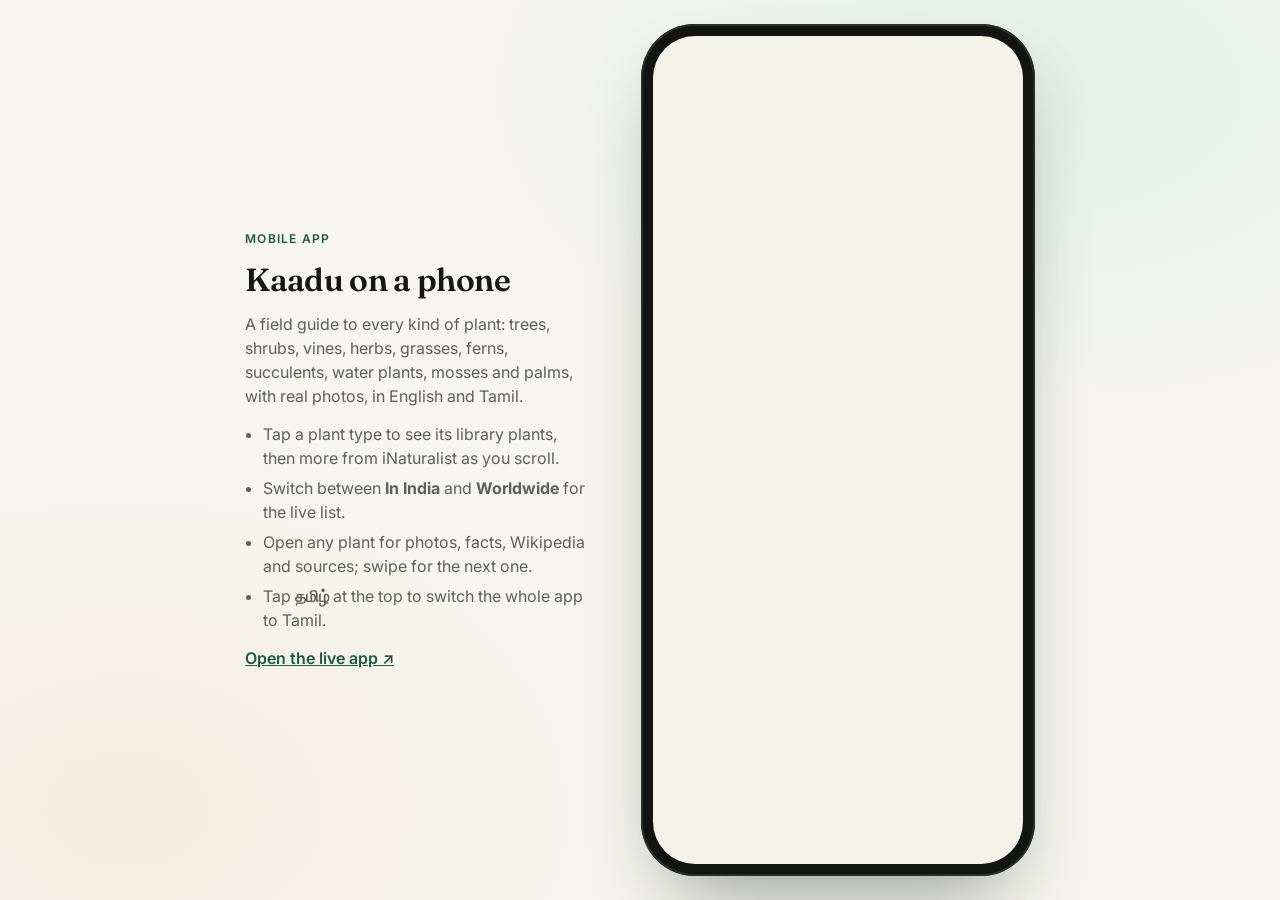
<file: prototype/mobile.html>
<!doctype html>
<html lang="en">
<head>
<meta charset="utf-8">
<meta name="viewport" content="width=device-width, initial-scale=1, viewport-fit=cover">
<title>Kaadu Mobile</title>
<script>
  // On a real phone, skip the frame and open the app itself.
  if (matchMedia("(max-width: 600px)").matches) location.replace("https://kaadu-plants.vercel.app/" + location.hash);
</script>
<link rel="preconnect" href="https://fonts.googleapis.com">
<link rel="preconnect" href="https://fonts.gstatic.com" crossorigin>
<link rel="stylesheet" href="https://fonts.googleapis.com/css2?family=Fraunces:opsz,wght@9..144,600&family=Inter:wght@400;600&display=swap">
<style>
:root{--bg:#F6F5F1;--ink:#151714;--muted:#5C615A;--green:#1F5A43;--frame:#121412}
@media (prefers-color-scheme:dark){:root{color-scheme:dark;--bg:#0F110F;--ink:#F1F2EE;--muted:#A9AEA6;--green:#7CC6A3;--frame:#000}}
*{box-sizing:border-box}
html,body{height:100%}
body{margin:0;background:radial-gradient(60% 50% at 80% 10%,#E3EEE8,transparent 70%),radial-gradient(50% 50% at 10% 90%,#F3E6CF88,transparent 70%),var(--bg);color:var(--ink);font:16px/1.5 "Inter",system-ui,sans-serif;display:grid;place-items:center;padding:24px 16px}
.stage{display:flex;gap:56px;align-items:center;justify-content:center;flex-wrap:wrap;max-width:1000px}
.copy{max-width:340px;display:grid;gap:14px}
.copy .k{font-size:12px;font-weight:600;letter-spacing:.1em;text-transform:uppercase;color:var(--green)}
.copy h1{margin:0;font:600 32px/1.12 "Fraunces",Georgia,serif;letter-spacing:-.02em}
.copy p{margin:0;color:var(--muted)}
.copy ul{margin:0;padding-left:18px;color:var(--muted);display:grid;gap:6px}
.copy a{color:var(--green);font-weight:600}
.phone{width:390px;height:844px;max-height:calc(100vh - 48px);aspect-ratio:390/844;border-radius:54px;padding:12px;background:var(--frame);box-shadow:0 40px 80px -30px rgba(20,30,25,.45),inset 0 0 0 2px #2a2e2a;position:relative;flex:none}
.phone iframe{width:100%;height:100%;border:0;border-radius:42px;background:#F4F1E8;display:block}
@media (max-height:900px){.phone{height:calc(100vh - 48px);width:auto}}
@media (max-width:820px){.copy{display:none}}
</style>
</head>
<body>
<div class="stage">
  <div class="copy">
    <span class="k">Mobile app</span>
    <h1>Kaadu on a phone</h1>
    <p>A field guide to every kind of plant: trees, shrubs, vines, herbs, grasses, ferns, succulents, water plants, mosses and palms, with real photos, in English and Tamil.</p>
    <ul>
      <li>Tap a plant type to see its library plants, then more from iNaturalist as you scroll.</li>
      <li>Switch between <b>In India</b> and <b>Worldwide</b> for the live list.</li>
      <li>Open any plant for photos, facts, Wikipedia and sources; swipe for the next one.</li>
      <li>Tap <b>தமிழ்</b> at the top to switch the whole app to Tamil.</li>
    </ul>
    <p><a href="https://kaadu-plants.vercel.app" target="_blank" rel="noopener">Open the live app ↗</a></p>
  </div>
  <div class="phone"><iframe src="https://kaadu-plants.vercel.app/" title="Kaadu mobile app"></iframe></div>
</div>
</body>
</html>
</file>
<file: kolam/tokens.css>
/* Kolam tokens — light, dark, high-contrast. Generated from tokens.json */
:root, [data-theme="light"] {
  color-scheme: light;
  --bg: #f4f5f8;
  --surface: #ffffff;
  --surface-sunken: #eaecf1;
  --surface-raised: #ffffff;
  --line: #dde0e8;
  --line-strong: #767e93;
  --ink: #1f2433;
  --ink-2: #474e60;
  --ink-muted: #5b6275;
  --sidebar: #1f2433;
  --on-sidebar: #f4f5f8;
  --primary: #0077b6;
  --primary-hover: #006aa2;
  --on-primary: #ffffff;
  --primary-soft: #e0f1fa;
  --primary-text: #0070ac;
  --secondary: #0e8c8c;
  --secondary-strong: #0d8080;
  --secondary-hover: #0b6b6b;
  --on-secondary: #ffffff;
  --secondary-soft: #e3f4f4;
  --secondary-text: #0c7777;
  --accent: #d63384;
  --accent-hover: #bf2672;
  --on-accent: #ffffff;
  --accent-soft: #fbe7f1;
  --accent-text: #c52876;
  --success: #0b7a55;
  --success-soft: #dcf2e8;
  --warning: #8c5300;
  --warning-soft: #fcefd3;
  --danger: #b5360b;
  --danger-soft: #fbe5dc;
  --on-danger: #ffffff;
  --info: #0c7777;
  --info-soft: #e3f4f4;
  --focus: #1d4ed8;
  --scrim: #1f243399;
  --shadow-1: 0 1px 2px #1f24330f, 0 1px 1px #1f24330a;
  --shadow-2: 0 4px 12px #1f243314, 0 2px 4px #1f24330d;
  --shadow-3: 0 16px 40px #1f243326, 0 4px 12px #1f243314;
}
@media (prefers-color-scheme: dark) {
  :root:not([data-theme="light"]):not([data-theme="contrast"]) {
    color-scheme: dark;
    --bg: #10131b;
    --surface: #171b26;
    --surface-sunken: #0b0d13;
    --surface-raised: #1f2433;
    --line: #2a3040;
    --line-strong: #6f7891;
    --ink: #eceef4;
    --ink-2: #b4bacb;
    --ink-muted: #9097aa;
    --sidebar: #0b0d13;
    --on-sidebar: #eceef4;
    --primary: #4fb3e8;
    --primary-hover: #7cc7f0;
    --on-primary: #04223a;
    --primary-soft: #0b2b40;
    --primary-text: #7cc7f0;
    --secondary: #3cc4c4;
    --secondary-strong: #3cc4c4;
    --secondary-hover: #6fd8d8;
    --on-secondary: #032a2a;
    --secondary-soft: #0b3232;
    --secondary-text: #6fd8d8;
    --accent: #f06aaa;
    --accent-hover: #f594c2;
    --on-accent: #2a0716;
    --accent-soft: #3d1029;
    --accent-text: #f59ac5;
    --success: #4cc79a;
    --success-soft: #0e3326;
    --warning: #f2b44a;
    --warning-soft: #3a2a0c;
    --danger: #ff8a63;
    --danger-soft: #42190d;
    --on-danger: #2a0a00;
    --info: #6fd8d8;
    --info-soft: #0b3232;
    --focus: #9cbcff;
    --scrim: #000000b3;
    --shadow-1: 0 1px 2px #00000066;
    --shadow-2: 0 6px 16px #00000080;
    --shadow-3: 0 20px 48px #000000a6;
  }
}
[data-theme="dark"] {
  color-scheme: dark;
  --bg: #10131b;
  --surface: #171b26;
  --surface-sunken: #0b0d13;
  --surface-raised: #1f2433;
  --line: #2a3040;
  --line-strong: #6f7891;
  --ink: #eceef4;
  --ink-2: #b4bacb;
  --ink-muted: #9097aa;
  --sidebar: #0b0d13;
  --on-sidebar: #eceef4;
  --primary: #4fb3e8;
  --primary-hover: #7cc7f0;
  --on-primary: #04223a;
  --primary-soft: #0b2b40;
  --primary-text: #7cc7f0;
  --secondary: #3cc4c4;
  --secondary-strong: #3cc4c4;
  --secondary-hover: #6fd8d8;
  --on-secondary: #032a2a;
  --secondary-soft: #0b3232;
  --secondary-text: #6fd8d8;
  --accent: #f06aaa;
  --accent-hover: #f594c2;
  --on-accent: #2a0716;
  --accent-soft: #3d1029;
  --accent-text: #f59ac5;
  --success: #4cc79a;
  --success-soft: #0e3326;
  --warning: #f2b44a;
  --warning-soft: #3a2a0c;
  --danger: #ff8a63;
  --danger-soft: #42190d;
  --on-danger: #2a0a00;
  --info: #6fd8d8;
  --info-soft: #0b3232;
  --focus: #9cbcff;
  --scrim: #000000b3;
  --shadow-1: 0 1px 2px #00000066;
  --shadow-2: 0 6px 16px #00000080;
  --shadow-3: 0 20px 48px #000000a6;
}
@media (prefers-contrast: more) {
  :root:not([data-theme]) {
    --bg: #ffffff;
    --surface: #ffffff;
    --surface-sunken: #f0f1f4;
    --surface-raised: #ffffff;
    --line: #595959;
    --line-strong: #000000;
    --ink: #000000;
    --ink-2: #1a1a1a;
    --ink-muted: #333333;
    --sidebar: #000000;
    --on-sidebar: #ffffff;
    --primary: #005480;
    --primary-hover: #003f60;
    --on-primary: #ffffff;
    --primary-soft: #e0f1fa;
    --primary-text: #005480;
    --secondary: #095959;
    --secondary-strong: #095959;
    --secondary-hover: #064545;
    --on-secondary: #ffffff;
    --secondary-soft: #e3f4f4;
    --secondary-text: #095959;
    --accent: #921d58;
    --accent-hover: #73164a;
    --on-accent: #ffffff;
    --accent-soft: #fbe7f1;
    --accent-text: #921d58;
    --success: #00533a;
    --success-soft: #dcf2e8;
    --warning: #5c3b00;
    --warning-soft: #fcefd3;
    --danger: #8a2400;
    --danger-soft: #fbe5dc;
    --on-danger: #ffffff;
    --info: #095959;
    --info-soft: #e3f4f4;
    --focus: #0033cc;
    --scrim: #000000b3;
    --shadow-1: none;
    --shadow-2: 0 0 0 2px #000000;
    --shadow-3: 0 0 0 3px #000000;
  }
}
[data-theme="contrast"] {
  color-scheme: light;
  --bg: #ffffff;
  --surface: #ffffff;
  --surface-sunken: #f0f1f4;
  --surface-raised: #ffffff;
  --line: #595959;
  --line-strong: #000000;
  --ink: #000000;
  --ink-2: #1a1a1a;
  --ink-muted: #333333;
  --sidebar: #000000;
  --on-sidebar: #ffffff;
  --primary: #005480;
  --primary-hover: #003f60;
  --on-primary: #ffffff;
  --primary-soft: #e0f1fa;
  --primary-text: #005480;
  --secondary: #095959;
  --secondary-strong: #095959;
  --secondary-hover: #064545;
  --on-secondary: #ffffff;
  --secondary-soft: #e3f4f4;
  --secondary-text: #095959;
  --accent: #921d58;
  --accent-hover: #73164a;
  --on-accent: #ffffff;
  --accent-soft: #fbe7f1;
  --accent-text: #921d58;
  --success: #00533a;
  --success-soft: #dcf2e8;
  --warning: #5c3b00;
  --warning-soft: #fcefd3;
  --danger: #8a2400;
  --danger-soft: #fbe5dc;
  --on-danger: #ffffff;
  --info: #095959;
  --info-soft: #e3f4f4;
  --focus: #0033cc;
  --scrim: #000000b3;
  --shadow-1: none;
  --shadow-2: 0 0 0 2px #000000;
  --shadow-3: 0 0 0 3px #000000;
}
:root {
  --space-0: 0px;
  --space-1: 4px;
  --space-2: 8px;
  --space-4: 16px;
  --space-6: 24px;
  --space-8: 32px;
  --space-10: 40px;
  --space-12: 48px;
  --space-16: 64px;
  --space-20: 80px;
  --space-24: 96px;
  --radius-xs: 4px;
  --radius-sm: 8px;
  --radius-md: 12px;
  --radius-lg: 16px;
  --radius-xl: 24px;
  --radius-pill: 999px;
  --size-control-sm: 32px;
  --size-control-md: 48px;
  --size-control-lg: 56px;
  --size-target-min: 48px;
  --size-icon-sm: 16px;
  --size-icon-md: 24px;
  --size-icon-lg: 32px;
  --size-measure: 68ch;
  --border-hairline: 1px;
  --border-control: 1.5px;
  --border-focus: 2px;
  --duration-fast: 120ms;
  --duration-base: 200ms;
  --duration-slow: 320ms;
  --font-display: Lato, "Noto Sans Tamil", ui-sans-serif, system-ui, -apple-system, "Segoe UI", sans-serif;
  --font-sans: Lato, "Noto Sans Tamil", ui-sans-serif, system-ui, -apple-system, "Segoe UI", sans-serif;
  --font-mono: "JetBrains Mono", ui-monospace, SFMono-Regular, Menlo, monospace;
}
.display-xl { font-family: var(--font-display); font-size: 48px; line-height: 56px; font-weight: 900; letter-spacing: -0.02em; }
.display-lg { font-family: var(--font-display); font-size: 36px; line-height: 40px; font-weight: 900; letter-spacing: -0.015em; }
.heading-1 { font-family: var(--font-display); font-size: 28px; line-height: 36px; font-weight: 700; letter-spacing: -0.01em; }
.heading-2 { font-family: var(--font-display); font-size: 22px; line-height: 28px; font-weight: 700; }
.heading-3 { font-family: var(--font-display); font-size: 18px; line-height: 24px; font-weight: 700; }
.body-lg { font-family: var(--font-sans); font-size: 18px; line-height: 28px; font-weight: 400; }
.body { font-family: var(--font-sans); font-size: 16px; line-height: 24px; font-weight: 400; }
.body-sm { font-family: var(--font-sans); font-size: 14px; line-height: 20px; font-weight: 400; }
.label { font-family: var(--font-sans); font-size: 14px; line-height: 20px; font-weight: 700; }
.caption { font-family: var(--font-sans); font-size: 12px; line-height: 16px; font-weight: 700; letter-spacing: 0.03em; }
.mono { font-family: var(--font-mono); font-size: 14px; line-height: 20px; font-weight: 400; }
</file>
<file: kolam/kolam.css>
/* Kolam components. Load after tokens.css. */
@import url("https://fonts.googleapis.com/css2?family=Lato:ital,wght@0,400;0,700;0,900;1,400&family=JetBrains+Mono:wght@400;500&family=Noto+Sans+Tamil:wght@400..700&display=swap");

/* ---------- base ---------- */
*, *::before, *::after { box-sizing: border-box; }
body { margin: 0; font-family: var(--font-sans); font-size: 16px; line-height: 24px; background: var(--bg); color: var(--ink); -webkit-font-smoothing: antialiased; }
:lang(ta) { line-height: 1.7; }
:focus-visible { outline: var(--border-focus) solid var(--focus); outline-offset: 2px; }
.k-sr-only { position: absolute; width: 1px; height: 1px; padding: 0; margin: -1px; overflow: hidden; clip: rect(0 0 0 0); white-space: nowrap; border: 0; }
.k-icon { width: var(--size-icon-md); height: var(--size-icon-md); flex: none; stroke: currentColor; fill: none; stroke-width: 2; stroke-linecap: round; stroke-linejoin: round; }
a { color: var(--primary-text); text-underline-offset: 3px; }
@media (prefers-reduced-motion: no-preference) {
  .k-btn, .k-input, .k-switch-track, .k-switch-track::after, .k-tab, .k-check-box { transition: background-color var(--duration-fast), border-color var(--duration-fast), color var(--duration-fast), transform var(--duration-base); }
}

/* ---------- Button ---------- */
.k-btn { display: inline-flex; align-items: center; justify-content: center; gap: var(--space-2); min-height: var(--size-control-md); padding: 0 var(--space-6); border-radius: var(--radius-md); border: var(--border-control) solid transparent; font: 700 15px/20px var(--font-sans); cursor: pointer; text-decoration: none; white-space: nowrap; }
.k-btn-primary { background: var(--primary); color: var(--on-primary); }
.k-btn-primary:hover { background: var(--primary-hover); }
.k-btn-secondary { background: var(--secondary-soft); color: var(--secondary-text); }
.k-btn-secondary:hover { background: var(--secondary-strong); color: var(--on-secondary); }
.k-btn-secondary-solid { background: var(--secondary-strong); color: var(--on-secondary); }
.k-btn-secondary-solid:hover { background: var(--secondary-hover); }
.k-btn-accent { background: var(--accent); color: var(--on-accent); }
.k-btn-accent:hover { background: var(--accent-hover); }
.k-btn-outline { background: var(--surface); color: var(--ink); border-color: var(--line-strong); }
.k-btn-outline:hover { background: var(--surface-sunken); }
.k-btn-ghost { background: transparent; color: var(--primary-text); }
.k-btn-ghost:hover { background: var(--primary-soft); }
.k-btn-danger { background: var(--danger); color: var(--on-danger); }
.k-btn-sm { min-height: var(--size-control-sm); padding: 0 var(--space-4); font-size: 14px; border-radius: var(--radius-sm); }
.k-btn-lg { min-height: var(--size-control-lg); padding: 0 var(--space-8); font-size: 16px; }
.k-btn-block { width: 100%; }
.k-btn[disabled], .k-btn[aria-disabled="true"] { background: var(--surface-sunken); color: var(--ink-muted); border-color: var(--line); cursor: not-allowed; }
.k-iconbtn { display: inline-grid; place-items: center; width: var(--size-target-min); height: var(--size-target-min); border-radius: var(--radius-pill); border: 0; background: transparent; color: var(--ink-2); cursor: pointer; }
.k-iconbtn:hover { background: var(--surface-sunken); color: var(--ink); }
.k-iconbtn-filled { background: var(--primary-soft); color: var(--primary-text); }

/* ---------- Field ---------- */
.k-field { display: grid; gap: var(--space-2); }
.k-label { font: 700 14px/20px var(--font-sans); color: var(--ink); }
.k-label .k-req { color: var(--danger); margin-left: var(--space-1); }
.k-help { font-size: 14px; line-height: 20px; color: var(--ink-2); }
.k-error { display: flex; gap: var(--space-1); align-items: flex-start; font-size: 14px; line-height: 20px; color: var(--danger); font-weight: 700; }
.k-error .k-icon { width: var(--size-icon-sm); height: var(--size-icon-sm); margin-top: 2px; }
.k-input, .k-select { width: 100%; min-height: var(--size-control-md); padding: 0 var(--space-4); border: var(--border-control) solid var(--line-strong); border-radius: var(--radius-md); background: var(--surface); color: var(--ink); font: 400 16px/24px var(--font-sans); }
textarea.k-input { padding: var(--space-2) var(--space-4); min-height: 96px; resize: vertical; }
.k-input::placeholder { color: var(--ink-muted); opacity: 1; }
.k-input:hover, .k-select:hover { border-color: var(--ink-2); }
.k-input:focus-visible, .k-select:focus-visible { outline: var(--border-focus) solid var(--focus); outline-offset: 1px; border-color: var(--focus); }
.k-input[aria-invalid="true"] { border-color: var(--danger); border-width: 2px; }
.k-input:disabled, .k-select:disabled { background: var(--surface-sunken); color: var(--ink-muted); border-style: dashed; }
.k-select { appearance: none; padding-right: var(--space-12); background-image: linear-gradient(45deg, transparent 50%, currentColor 50%), linear-gradient(135deg, currentColor 50%, transparent 50%); background-position: calc(100% - 24px) 50%, calc(100% - 18px) 50%; background-size: 6px 6px; background-repeat: no-repeat; }
.k-input-group { position: relative; display: flex; align-items: center; }
.k-input-group > .k-icon { position: absolute; left: var(--space-4); color: var(--ink-muted); pointer-events: none; }
.k-input-group > .k-input { padding-left: calc(var(--space-4) + var(--size-icon-md) + var(--space-2)); }

/* ---------- Checkbox / Radio ---------- */
.k-check { display: flex; align-items: flex-start; gap: var(--space-4); min-height: var(--size-target-min); padding-block: calc((var(--size-target-min) - 24px) / 2); cursor: pointer; }
.k-check input { position: absolute; opacity: 0; width: 1px; height: 1px; }
.k-check-box { flex: none; width: 24px; height: 24px; border: 2px solid var(--line-strong); border-radius: var(--radius-xs); background: var(--surface); display: grid; place-items: center; color: var(--on-primary); }
.k-check-box svg { width: 16px; height: 16px; opacity: 0; stroke: currentColor; stroke-width: 3; fill: none; }
.k-check input[type="radio"] + .k-check-box { border-radius: 50%; }
.k-check input:checked + .k-check-box { background: var(--primary); border-color: var(--primary); }
.k-check input:checked + .k-check-box svg { opacity: 1; }
.k-check input[type="radio"]:checked + .k-check-box { background: var(--surface); box-shadow: inset 0 0 0 6px var(--primary); }
.k-check input:focus-visible + .k-check-box { outline: var(--border-focus) solid var(--focus); outline-offset: 2px; }
.k-check input:disabled + .k-check-box { background: var(--surface-sunken); border-color: var(--line); }
.k-check-text { display: grid; }
.k-check-text small { color: var(--ink-2); font-size: 14px; line-height: 20px; }
.k-fieldset { border: 0; margin: 0; padding: 0; }
.k-fieldset legend { font: 700 14px/20px var(--font-sans); padding: 0; margin-bottom: var(--space-1); }

/* ---------- Switch ---------- */
.k-switch { display: flex; align-items: center; justify-content: space-between; gap: var(--space-4); min-height: var(--size-target-min); cursor: pointer; }
.k-switch input { position: absolute; opacity: 0; width: 1px; height: 1px; }
.k-switch-track { flex: none; position: relative; width: 56px; height: 32px; border-radius: var(--radius-pill); background: var(--surface-sunken); border: 2px solid var(--line-strong); }
.k-switch-track::after { content: ""; position: absolute; top: 2px; left: 2px; width: 24px; height: 24px; border-radius: 50%; background: var(--line-strong); }
.k-switch input:checked + .k-switch-track { background: var(--primary); border-color: var(--primary); }
.k-switch input:checked + .k-switch-track::after { transform: translateX(24px); background: var(--on-primary); }
.k-switch input:focus-visible + .k-switch-track { outline: var(--border-focus) solid var(--focus); outline-offset: 2px; }

/* ---------- Badge ---------- */
.k-badge { display: inline-flex; align-items: center; gap: var(--space-1); padding: var(--space-1) var(--space-2); border-radius: var(--radius-sm); font: 700 12px/16px var(--font-sans); letter-spacing: 0.03em; background: var(--surface-sunken); color: var(--ink-2); }
.k-badge .k-icon { width: var(--size-icon-sm); height: var(--size-icon-sm); }
.k-badge-primary { background: var(--primary-soft); color: var(--primary-text); }
.k-badge-accent { background: var(--accent); color: var(--on-accent); }
.k-badge-secondary { background: var(--secondary-soft); color: var(--secondary-text); }
.k-count { display: inline-grid; place-items: center; min-width: 24px; height: 24px; padding: 0 var(--space-2); border-radius: var(--radius-pill); background: var(--accent); color: var(--on-accent); font: 700 12px/1 var(--font-sans); font-variant-numeric: tabular-nums; }
.k-badge-success { background: var(--success-soft); color: var(--success); }
.k-badge-warning { background: var(--warning-soft); color: var(--warning); }
.k-badge-danger { background: var(--danger-soft); color: var(--danger); }
.k-badge-info { background: var(--info-soft); color: var(--info); }
.k-badge-pill { border-radius: var(--radius-pill); padding: var(--space-1) var(--space-2); }

/* ---------- Alert ---------- */
.k-alert { display: flex; gap: var(--space-4); padding: var(--space-4); border-radius: var(--radius-lg); background: var(--info-soft); color: var(--ink); border: var(--border-hairline) solid transparent; }
.k-alert > .k-icon { color: var(--info); }
.k-alert-title { font-weight: 700; display: block; }
.k-alert-body { font-size: 14px; line-height: 20px; color: var(--ink); }
.k-alert-success { background: var(--success-soft); } .k-alert-success > .k-icon { color: var(--success); }
.k-alert-warning { background: var(--warning-soft); } .k-alert-warning > .k-icon { color: var(--warning); }
.k-alert-danger { background: var(--danger-soft); } .k-alert-danger > .k-icon { color: var(--danger); }
[data-theme="contrast"] .k-alert { border-color: var(--line-strong); }

/* ---------- Card ---------- */
.k-card { background: var(--surface); border: var(--border-hairline) solid var(--line); border-radius: var(--radius-lg); padding: var(--space-4); box-shadow: var(--shadow-1); display: grid; gap: var(--space-4); }
.k-card-media { margin: calc(var(--space-4) * -1) calc(var(--space-4) * -1) 0; border-radius: var(--radius-lg) var(--radius-lg) 0 0; overflow: hidden; aspect-ratio: 16 / 9; background: var(--primary-soft); }
.k-card-title { font: 700 18px/24px var(--font-display); margin: 0; }
.k-card-meta { font-size: 14px; line-height: 20px; color: var(--ink-2); margin: 0; }
.k-card-featured { background: var(--accent-soft); border-color: transparent; }
a.k-card { color: inherit; text-decoration: none; } a.k-card:hover { border-color: var(--line-strong); }
.k-stat { display: grid; gap: var(--space-1); }
.k-stat-value { font: 900 36px/40px var(--font-display); letter-spacing: -0.015em; font-variant-numeric: tabular-nums; }
.k-stat-label { font-size: 14px; line-height: 20px; color: var(--ink-2); }

/* ---------- List ---------- */
.k-list { list-style: none; margin: 0; padding: 0; background: var(--surface); border: var(--border-hairline) solid var(--line); border-radius: var(--radius-lg); overflow: hidden; }
.k-list-item { display: flex; align-items: center; gap: var(--space-4); min-height: 56px; padding: var(--space-2) var(--space-4); }
.k-list-item + .k-list-item { border-top: var(--border-hairline) solid var(--line); }
.k-list-item > .k-icon { color: var(--ink-2); }
.k-list-text { flex: 1; display: grid; min-width: 0; }
.k-list-text small { color: var(--ink-2); font-size: 14px; line-height: 20px; }
a.k-list-item, button.k-list-item { width: 100%; background: none; border: 0; font: inherit; color: inherit; text-align: left; text-decoration: none; cursor: pointer; }
a.k-list-item:hover, button.k-list-item:hover { background: var(--surface-sunken); }

/* ---------- Tabs (segmented) ---------- */
.k-tabs { display: inline-flex; gap: 4px; padding: 4px; border-radius: var(--radius-pill); background: var(--surface-sunken); border: var(--border-hairline) solid var(--line); }
.k-tab { min-height: 40px; padding: 0 var(--space-4); border: 0; border-radius: var(--radius-pill); background: transparent; color: var(--ink-2); font: 700 14px/20px var(--font-sans); cursor: pointer; }
.k-tab:hover { color: var(--ink); }
.k-tab[aria-selected="true"] { background: var(--surface); color: var(--ink); box-shadow: var(--shadow-1), 0 0 0 1.5px var(--line-strong); }

/* ---------- Bottom nav ---------- */
.k-bottomnav { display: grid; grid-auto-flow: column; grid-auto-columns: 1fr; background: var(--surface); border-top: var(--border-hairline) solid var(--line); padding: var(--space-1) var(--space-2) calc(var(--space-1) + env(safe-area-inset-bottom, 0px)); }
.k-bottomnav a { display: grid; justify-items: center; align-content: center; gap: var(--space-1); min-height: 64px; padding: var(--space-1) 0; color: var(--ink-2); text-decoration: none; font: 700 12px/16px var(--font-sans); border-radius: var(--radius-md); }
.k-bottomnav a .k-pip { display: grid; place-items: center; width: 56px; height: 32px; border-radius: var(--radius-pill); }
.k-bottomnav a[aria-current="page"] { color: var(--primary-text); }
.k-bottomnav a[aria-current="page"] .k-pip { background: var(--primary-soft); }
.k-bottomnav .k-icon { width: var(--size-icon-lg); height: var(--size-icon-lg); }

/* ---------- Progress ---------- */
.k-progress { display: grid; gap: var(--space-2); }
.k-progress-head { display: flex; justify-content: space-between; font-size: 14px; line-height: 20px; }
.k-progress-head span:last-child { color: var(--ink-2); font-variant-numeric: tabular-nums; }
.k-progress-track { height: 8px; border-radius: var(--radius-pill); background: var(--surface-sunken); box-shadow: inset 0 0 0 1px var(--line); overflow: hidden; }
.k-progress-fill { height: 100%; border-radius: inherit; background: var(--primary); }

/* ---------- Toast ---------- */
.k-toast { display: flex; align-items: center; gap: var(--space-2); max-width: 420px; padding: var(--space-2) var(--space-2) var(--space-2) var(--space-4); border-radius: var(--radius-md); background: var(--ink); color: var(--bg); box-shadow: var(--shadow-2); font-size: 15px; line-height: 20px; }
.k-toast > .k-icon { color: var(--bg); }
.k-toast-text { flex: 1; }
.k-toast .k-btn-ghost { color: var(--bg); min-height: 40px; padding: 0 var(--space-4); text-decoration: underline; text-underline-offset: 3px; }
.k-toast .k-btn-ghost:hover { background: transparent; }
.k-toast :focus-visible { outline-color: var(--bg); }

/* ---------- Dialog ---------- */
.k-dialog { width: min(440px, calc(100% - 32px)); border: var(--border-hairline) solid var(--line); border-radius: var(--radius-xl); padding: var(--space-6); background: var(--surface-raised); color: var(--ink); box-shadow: var(--shadow-3); }
.k-dialog::backdrop { background: var(--scrim); }
.k-dialog-title { font: 700 22px/28px var(--font-display); margin: 0 0 var(--space-2); }
.k-dialog-body { color: var(--ink-2); margin: 0 0 var(--space-6); }
.k-dialog-actions { display: flex; flex-wrap: wrap; justify-content: flex-end; gap: var(--space-2); }

/* ---------- Avatar ---------- */
.k-avatar { display: inline-grid; place-items: center; width: 40px; height: 40px; border-radius: var(--radius-pill); background: var(--primary-soft); color: var(--primary-text); font: 700 15px/1 var(--font-display); overflow: hidden; flex: none; }
.k-avatar-accent { background: var(--accent); color: var(--on-accent); }
.k-avatar-lg { width: 56px; height: 56px; font-size: 20px; }

/* ---------- ChatThread (AI chat) ---------- */
.k-chat { display: grid; grid-template-rows: 1fr auto; background: var(--surface); border: var(--border-hairline) solid var(--line); border-radius: var(--radius-lg); overflow: hidden; }
.k-chat-log { display: grid; gap: var(--space-4); align-content: start; padding: var(--space-4); overflow-y: auto; }
.k-msg { display: grid; gap: var(--space-1); max-width: 85%; min-width: 0; }
.k-msg-who { font: 700 12px/16px var(--font-sans); color: var(--ink-2); }
.k-msg-body { padding: var(--space-2) var(--space-4); border-radius: var(--radius-lg); color: var(--ink); font-size: 16px; line-height: 24px; overflow-wrap: anywhere; }
.k-msg-body p { margin: 0; } .k-msg-body p + p { margin-top: var(--space-2); }
.k-msg-user { justify-self: end; } .k-msg-user .k-msg-who { justify-self: end; }
.k-msg-user .k-msg-body { background: var(--primary-soft); border-bottom-right-radius: var(--radius-xs); }
.k-msg-ai .k-msg-body { background: var(--surface-sunken); border-bottom-left-radius: var(--radius-xs); }
.k-msg-body pre { margin: var(--space-2) 0 0; padding: var(--space-2) var(--space-4); background: var(--surface); border: var(--border-hairline) solid var(--line); border-radius: var(--radius-sm); font: 400 14px/20px var(--font-mono); overflow-x: auto; }
.k-msg-sources { display: flex; flex-wrap: wrap; gap: var(--space-1); }
.k-msg-actions { display: flex; gap: var(--space-1); }
.k-thinking { display: inline-flex; align-items: center; gap: var(--space-2); color: var(--ink-2); font-size: 14px; line-height: 20px; }
.k-thinking i { width: 8px; height: 8px; border-radius: 50%; background: var(--ink-muted); }
@media (prefers-reduced-motion: no-preference) {
  .k-thinking i { animation: k-pulse 1.2s infinite ease-in-out; }
  .k-thinking i:nth-child(2) { animation-delay: .2s; } .k-thinking i:nth-child(3) { animation-delay: .4s; }
}
@keyframes k-pulse { 0%, 80%, 100% { opacity: .35; } 40% { opacity: 1; } }
.k-suggestions { display: flex; flex-wrap: wrap; gap: var(--space-2); padding: 0 var(--space-4) var(--space-2); }
.k-composer { display: flex; align-items: flex-end; gap: var(--space-2); margin: 0; padding: var(--space-2) var(--space-2) var(--space-2) var(--space-4); border-top: var(--border-hairline) solid var(--line); background: var(--surface); }
.k-composer:focus-within { outline: var(--border-focus) solid var(--focus); outline-offset: -2px; }
.k-composer textarea { flex: 1; min-width: 0; min-height: var(--size-control-md); max-height: 160px; padding: var(--space-2) 0; border: 0; background: transparent; color: var(--ink); font: 400 16px/24px var(--font-sans); resize: none; }
.k-composer textarea::placeholder { color: var(--ink-muted); opacity: 1; }
.k-composer textarea:focus-visible { outline: none; }
.k-iconbtn-send { background: var(--primary); color: var(--on-primary); }
.k-iconbtn-send:hover { background: var(--primary-hover); color: var(--on-primary); }
.k-iconbtn-send[disabled] { background: var(--surface-sunken); color: var(--ink-muted); cursor: not-allowed; }
.k-ai-note { margin: 0; padding: 0 var(--space-4) var(--space-2); background: var(--surface); color: var(--ink-muted); font-size: 12px; line-height: 16px; }
</file>
<file: styles.css>
/* Kaadu — styled to match Zoorassic Park (Gopinath's animal guide): Inter, neutral near-black greys,
   a green accent and a blue "say the name" speaker, flat cards with small corners and the name laid
   over the photo, a streaming-style banner and sideways shelves. Built on Kolam tokens (kolam/). */
:root[data-theme="dark"]:not([data-theme="light"]):not([data-theme="contrast"]) { /* beats Kolam's prefers-color-scheme rule */
  --bg: #0E0E0E; --surface: #181818; --surface-2: #232323; --ink: #F2F2F2; --ink-2: #A8A8A8; --ink-3: #7A7A7A;
  --line: #2A2A2A; --accent: #7CC6A3; --accent-ink: #0E0E0E; --accent-soft: #1C2B24; --blue: #4A7DF0; --blue-ink: #FFFFFF;
  /* Kolam names, mapped to the same palette */
  --surface-sunken: var(--surface-2); --line-strong: #3A3A3A; --ink-muted: var(--ink-3);
  --primary: var(--accent); --on-primary: var(--accent-ink); --primary-soft: var(--accent-soft); --primary-text: var(--accent);
  --sans: 'Inter', 'Noto Sans Tamil', system-ui, -apple-system, sans-serif; --font-sans: var(--sans); --font-display: var(--sans);
  color-scheme: dark;
}
:root { --tabbar-h: 64px; --top-h: 69px; --pad: clamp(16px, 3vw, 48px); }
* { box-sizing: border-box; }
[hidden] { display: none !important; }
html, body { margin: 0; }
body { background: var(--bg); color: var(--ink); font: 400 16px/1.5 var(--sans); -webkit-font-smoothing: antialiased; -webkit-tap-highlight-color: transparent; overflow-x: clip; padding-bottom: calc(var(--tabbar-h) + env(safe-area-inset-bottom)); }
:lang(ta) { font-family: 'Noto Sans Tamil', var(--sans); }
a { color: inherit; text-decoration: none; }
button { font: inherit; color: inherit; cursor: pointer; background: none; border: 0; padding: 0; }
img { display: block; max-width: 100%; }
.k-icon { width: 20px; height: 20px; fill: none; stroke: currentColor; stroke-width: 1.8; stroke-linecap: round; stroke-linejoin: round; flex-shrink: 0; }
:focus-visible { outline: 2px solid var(--accent); outline-offset: 2px; border-radius: 6px; }
.sr-only, .visually-hidden { position: absolute; width: 1px; height: 1px; overflow: hidden; clip: rect(0 0 0 0); white-space: nowrap; }
.skip { position: absolute; left: 8px; top: -60px; z-index: 50; padding: 8px 16px; background: var(--surface); border-radius: 6px; }
.skip:focus { top: 8px; }
main { width: 100%; margin: 0 auto; padding: 24px var(--pad) 64px; outline: none; }
.hero-page main { padding-top: 0; }

/* ---------- Header ---------- */
.top { position: sticky; top: 0; z-index: 20; padding-top: env(safe-area-inset-top); background: color-mix(in srgb, var(--bg) 85%, transparent); backdrop-filter: saturate(1.4) blur(14px); -webkit-backdrop-filter: saturate(1.4) blur(14px); border-bottom: 1px solid var(--line); transition: background .3s, box-shadow .3s; }
.hero-page .top:not(.solid) { background: linear-gradient(to bottom, rgba(0,0,0,.75), rgba(0,0,0,0)); border-bottom-color: transparent; backdrop-filter: none; -webkit-backdrop-filter: none; }
.hero-page .top:not(.solid) .search { background: rgba(255,255,255,.14); border-color: transparent; }
.hero-page .top:not(.solid) .topnav a { color: rgba(255,255,255,.8); }
.top-inner { display: flex; align-items: center; gap: 28px; padding: 12px var(--pad); }
.brand { display: flex; align-items: center; gap: 10px; flex-shrink: 0; min-height: 44px; }
.brand img { width: 28px; height: 28px; border-radius: 8px; }
.brand-name { font-weight: 700; font-size: 17px; letter-spacing: -.01em; }
.brand-ta { font-size: 14px; color: var(--ink-2); }
.search { flex: 0 1 460px; min-width: 200px; display: flex; align-items: center; gap: 8px; background: var(--surface); border: 1px solid var(--line); border-radius: 12px; padding: 0 12px; height: 44px; transition: border-color .15s, box-shadow .15s; }
.search .k-icon { color: var(--ink-3); width: 18px; height: 18px; }
.search:focus-within { border-color: var(--accent); box-shadow: 0 0 0 3px var(--accent-soft); }
.search input { flex: 1; min-width: 0; border: 0; outline: 0; background: transparent; color: var(--ink); font: 400 15px var(--sans); height: 100%; }
.search input::placeholder { color: var(--ink-3); }
.search input::-webkit-search-cancel-button { display: none; }
.topnav { display: flex; gap: 4px; margin-left: auto; }
.topnav a { white-space: nowrap; padding: 8px 12px; border-radius: 10px; color: var(--ink-2); font-weight: 500; font-size: 15px; }
.topnav a:hover { color: var(--ink); background: var(--surface-2); }
.topnav a[aria-current="page"] { color: var(--ink); background: var(--surface-2); }
.langswitch { display: inline-flex; align-items: center; padding: 3px; gap: 2px; border: 1px solid var(--line); border-radius: 999px; background: var(--surface); min-height: 40px; flex-shrink: 0; }
.langswitch .opt { padding: 6px 12px; border-radius: 999px; font-weight: 600; font-size: 14px; line-height: 20px; color: var(--ink-2); white-space: nowrap; }
.langswitch[aria-checked="false"] .opt[data-l="en"], .langswitch[aria-checked="true"] .opt[data-l="ta"] { background: var(--accent); color: var(--accent-ink); }
@media (max-width: 899px) {
  .top-inner { gap: 12px; flex-wrap: wrap; padding: 10px 16px; }
  .topnav { display: none; }
  .langswitch { margin-left: auto; }
  .search { display: none; order: 3; flex: 1 1 100%; }
  .search-page .search { display: flex; }
}
@media (min-width: 900px) { body { padding-bottom: 0; } .tabbar { display: none !important; } }

/* ---------- Bottom tab bar (phone) ---------- */
.tabbar { position: fixed; z-index: 20; left: 0; right: 0; bottom: 0; height: calc(var(--tabbar-h) + env(safe-area-inset-bottom)); padding-bottom: env(safe-area-inset-bottom); display: grid; grid-template-columns: repeat(4, 1fr); background: color-mix(in srgb, var(--surface) 92%, transparent); backdrop-filter: blur(14px); -webkit-backdrop-filter: blur(14px); border-top: 1px solid var(--line); }
.tabbar a { display: flex; flex-direction: column; align-items: center; justify-content: center; gap: 3px; font-size: 11.5px; font-weight: 600; color: var(--ink-3); }
.tabbar a span { white-space: nowrap; }
html:lang(ta) .tabbar a { font-size: 11px; }
.tabbar a[aria-current="page"] { color: var(--accent); }

/* ---------- Type ---------- */
.eyebrow { display: block; font-size: 13px; font-weight: 600; color: var(--ink-3); letter-spacing: .02em; }
.h-display { font: 800 clamp(30px, 4.4vw, 46px)/1.08 var(--sans); letter-spacing: -.025em; margin: 6px 0 0; }
.h-display:lang(ta) { font-size: clamp(26px, 3.8vw, 38px); line-height: 1.3; letter-spacing: 0; }
.h-section { font: 700 22px/1.25 var(--sans); letter-spacing: -.01em; margin: 4px 0 0; }
.lede { color: var(--ink-2); font-size: 17px; margin: 10px 0 0; max-width: 62ch; }
.note { color: var(--ink-2); font-size: 14px; margin: 6px 0 0; max-width: 72ch; }
.page-head { margin: 12px 0 24px; }
.section-head { display: flex; justify-content: space-between; align-items: flex-end; gap: 16px; margin: 40px 0 16px; flex-wrap: wrap; }

/* ---------- Buttons ---------- */
.btn { display: inline-flex; align-items: center; justify-content: center; gap: 8px; height: 44px; padding: 0 18px; border-radius: 6px; font-weight: 600; font-size: 15px; border: 1px solid transparent; transition: background .15s, transform .1s; white-space: nowrap; }
.btn:active { transform: scale(.97); }
.btn .k-icon { width: 18px; height: 18px; }
.btn.outline { border-color: var(--line); background: var(--surface); }
.btn.outline:hover { background: var(--surface-2); }

/* A blue speaker that says a name, beside the name wherever it is shown */
.name-row, .title-row { display: flex; align-items: center; gap: 8px; min-width: 0; }
.say-name { flex-shrink: 0; width: 30px; height: 30px; border-radius: 50%; background: var(--blue); color: #fff; display: grid; place-items: center; transition: transform .1s, background .15s; }
.say-name .k-icon { width: 16px; height: 16px; stroke-width: 2; }
.say-name:active { transform: scale(.92); }
.say-name.big { width: 44px; height: 44px; } .say-name.big .k-icon { width: 22px; height: 22px; }
.say-round { flex: 0 0 auto; width: 46px; height: 46px; border-radius: 50%; display: grid; place-items: center; background: var(--blue); color: #fff; transition: transform .15s, background .15s; }
.say-round:hover { transform: scale(1.06); }
.say-round .k-icon { width: 22px; height: 22px; }
.say-name.speaking, .say-round.speaking { background: color-mix(in srgb, var(--blue) 75%, #000); box-shadow: 0 0 0 5px color-mix(in srgb, var(--blue) 35%, transparent); }

/* ---------- Featured today: a full-bleed banner under the see-through header ---------- */
.feature { position: relative; margin: calc(-1 * var(--top-h)) calc(-1 * var(--pad)) 8px; background: #000; color: #fff; overflow: hidden; }
.feature-img { position: relative; display: block; height: min(86svh, 56vw); min-height: 460px; background: var(--surface-2); }
.feature-img img { width: 100%; height: 100%; object-fit: cover; opacity: 0; transition: opacity .4s; }
.feature-img img.loaded { opacity: 1; }
.feature-img::after { content: ''; position: absolute; inset: 0; pointer-events: none;
  background: radial-gradient(ellipse 60% 62% at 0% 92%, rgba(0,0,0,.8) 0%, rgba(0,0,0,.45) 45%, rgba(0,0,0,0) 75%), linear-gradient(to top, var(--bg) 0%, rgba(14,14,14,0) 14%); }
.feature-body { position: absolute; left: 0; right: 0; bottom: 0; padding: 0 var(--pad) 9vw; pointer-events: none; }
.feature-body > * { pointer-events: auto; }
.feature-body .eyebrow { color: rgba(255,255,255,.8); }
.feature-body .h-display { color: #fff; font: 800 clamp(34px, 5.6vw, 72px)/1 var(--sans); letter-spacing: -.03em; text-shadow: 0 2px 24px rgba(0,0,0,.35); margin: 8px 0 0; }
.feature-body .h-display:lang(ta) { font-size: clamp(30px, 4.6vw, 58px); line-height: 1.2; letter-spacing: 0; }
.feature-body p { color: rgba(255,255,255,.9); max-width: 54ch; font-size: 17px; margin: 14px 0 0; text-shadow: 0 1px 8px rgba(0,0,0,.4); }
.feature-body .row { display: flex; flex-wrap: wrap; gap: 12px; margin-top: 22px; }
.feature-body .btn { height: 52px; padding: 0 24px; font-size: 18px; font-weight: 700; border: 0; }
.feature-body .btn.accent { background: #fff; color: #111; }
.feature-body .btn.outline { background: rgba(110,110,110,.6); color: #fff; backdrop-filter: blur(10px); -webkit-backdrop-filter: blur(10px); }
.feature-body .btn.outline:hover { background: rgba(110,110,110,.4); }
.feature-body .btn.save.on { background: #fff; color: #111; }
.feature + .shelf { margin-top: -6vw; position: relative; z-index: 2; }
@media (max-width: 760px) {
  .feature-img { height: 78svh; min-height: 0; }
  .feature-img::after { background: linear-gradient(to top, rgba(0,0,0,.8) 0%, rgba(0,0,0,.35) 30%, rgba(0,0,0,0) 48%), linear-gradient(to top, var(--bg) 0%, rgba(14,14,14,0) 10%); }
  .feature-body { padding: 0 16px 28px; }
  .feature-body p { font-size: 15px; }
  .feature-body .btn { height: 46px; font-size: 16px; padding: 0 18px; }
  .feature + .shelf { margin-top: 0; }
}

/* ---------- Shelves: rows that scroll sideways ---------- */
.shelf { margin: 0 0 34px; }
.shelf-title { font: 700 21px/1.2 var(--sans); letter-spacing: -.01em; margin: 0 0 12px; }
.shelf-title a { display: inline-flex; align-items: baseline; gap: 12px; }
.shelf-title .see { display: inline-flex; align-items: center; gap: 4px; font-size: 14px; font-weight: 600; color: var(--accent); opacity: 0; transform: translateX(-6px); transition: opacity .2s, transform .2s; }
.shelf-title .see .k-icon { width: 14px; height: 14px; }
.shelf-title a:hover .see, .shelf:hover .shelf-title .see, .shelf-title a:focus-visible .see { opacity: 1; transform: none; }
@media (hover: none) { .shelf-title .see { opacity: 1; transform: none; } }
.shelf-wrap { position: relative; margin: 0 calc(-1 * var(--pad)); }
.shelf-track { display: flex; gap: 10px; overflow-x: auto; scroll-snap-type: x proximity; scrollbar-width: none; padding: 14px var(--pad) 18px; scroll-padding: 0 var(--pad); }
.shelf-track::-webkit-scrollbar { display: none; }
.shelf-track > .card { flex: 0 0 clamp(150px, 21vw, 300px); scroll-snap-align: start; transition: transform .25s cubic-bezier(.2,.7,.2,1), z-index 0s .25s; }
.shelf-track > .card .card-img { aspect-ratio: 16 / 9; border-radius: 6px; }
@media (hover: hover) and (pointer: fine) and (prefers-reduced-motion: no-preference) {
  .shelf-track > .card:hover { transform: scale(1.12); z-index: 5; transition: transform .25s cubic-bezier(.2,.7,.2,1) .15s, z-index 0s; }
  .shelf-track > .card:hover .card-img { box-shadow: 0 14px 34px -10px rgba(0,0,0,.8); }
  .shelf-track > .card:first-child:hover { transform-origin: left center; }
  .shelf-track > .card:last-child:hover { transform-origin: right center; }
}
.shelf-arrow { position: absolute; top: 14px; bottom: 18px; z-index: 6; width: max(44px, 3vw); max-width: 64px; display: grid; place-items: center; color: #fff; background: rgba(0,0,0,.5); opacity: 0; transition: opacity .2s, background .2s; }
.shelf-arrow.prev { left: 0; } .shelf-arrow.next { right: 0; }
.shelf-arrow .k-icon { width: 30px; height: 30px; stroke-width: 2.4; }
.shelf-wrap:hover .shelf-arrow, .shelf-arrow:focus-visible { opacity: 1; }
.shelf-arrow:hover { background: rgba(0,0,0,.72); }
@media (hover: none) { .shelf-arrow { display: none; } }
@media (max-width: 760px) { .shelf-track { gap: 8px; padding: 8px 16px 12px; } .shelf-title { font-size: 18px; } }
.shelf .card-sub { display: none; }

/* ---------- Group filters (with plant photos) ---------- */
.filters { display: flex; gap: 8px; overflow-x: auto; padding: 4px var(--pad) 14px; margin: 0 calc(-1 * var(--pad)); scrollbar-width: none; }
.filters::-webkit-scrollbar { display: none; }
.filter { flex: none; display: inline-flex; align-items: center; gap: 8px; height: 44px; padding: 0 14px 0 6px; border-radius: 6px; border: 1px solid var(--line); background: var(--surface); color: var(--ink-2); font-weight: 600; font-size: 14px; white-space: nowrap; }
.filter:hover { border-color: var(--ink-3); color: var(--ink); }
.filter[aria-current="true"] { background: var(--ink); border-color: var(--ink); color: var(--bg); }
.fpics { display: flex; }
.fpics img { width: 30px; height: 30px; border-radius: 4px; object-fit: cover; border: 2px solid var(--surface); background: var(--surface-2); }
.fpics img + img { margin-left: -12px; }
.filter[aria-current="true"] .fpics img { border-color: var(--ink); }

/* ---------- Cards: photo with the name laid over the bottom ---------- */
.grid { display: grid; gap: 24px; grid-template-columns: repeat(auto-fill, minmax(300px, 1fr)); }
@media (max-width: 760px) { .grid { grid-template-columns: repeat(2, minmax(0, 1fr)); gap: 12px; } }
.card { position: relative; display: block; min-width: 0; }
.card-img { position: relative; aspect-ratio: 4 / 3; border-radius: 4px; overflow: hidden; background: var(--surface-2); }
.card-img img { width: 100%; height: 100%; object-fit: cover; opacity: 0; transition: opacity .35s; -webkit-user-select: none; user-select: none; }
.card-img img.loaded { opacity: 1; }
.card-img::after { content: ''; position: absolute; inset: 0; z-index: 1; pointer-events: none; background: linear-gradient(to top, rgba(0,0,0,.6), rgba(0,0,0,0) 45%); transition: background .2s; }
@media (hover: hover) { .card:hover .card-img::after { background: linear-gradient(to top, rgba(0,0,0,.6), rgba(0,0,0,.12) 55%, rgba(0,0,0,.25)); } }
.card-meta { position: absolute; left: 0; right: 0; bottom: 0; z-index: 2; padding: 12px 14px; pointer-events: none; color: #fff; }
.card-meta > div { min-width: 0; }
.card-meta button { pointer-events: auto; }
.name-row .card-name { min-width: 0; overflow: hidden; text-overflow: ellipsis; white-space: nowrap; }
.card-name { margin: 0; color: #fff; font-weight: 600; font-size: 16px; letter-spacing: -.005em; text-shadow: 0 1px 2px rgba(0,0,0,.3); }
.card-sub { color: rgba(255,255,255,.8); font-size: 13px; font-style: italic; margin-top: 1px; white-space: nowrap; overflow: hidden; text-overflow: ellipsis; }
.tagform { position: absolute; z-index: 2; top: 10px; left: 10px; display: inline-flex; align-items: center; gap: 4px; padding: 4px 8px 4px 6px; border-radius: 999px; background: rgba(15,17,15,.55); color: #fff; font-size: 11px; font-weight: 600; backdrop-filter: blur(8px); -webkit-backdrop-filter: blur(8px); }
.tagform .k-icon { width: 13px; height: 13px; color: var(--accent); }
@media (hover: hover) and (pointer: fine) { .card .tagform { opacity: 0; transform: translateY(-4px); transition: opacity .18s, transform .18s; } .card:hover .tagform, .card:focus-within .tagform { opacity: 1; transform: none; } }
@media (max-width: 760px) { .card-meta { padding: 8px 10px; } .card-name { font-size: 14px; } .card-sub { display: none; } .say-name { width: 28px; height: 28px; } }

/* Skeleton shimmer */
.skeleton { background: linear-gradient(100deg, var(--surface-2) 30%, #2c2c2c 50%, var(--surface-2) 70%); background-size: 300% 100%; }
@media (prefers-reduced-motion: no-preference) { .skeleton { animation: shimmer 1.4s linear infinite; } }
@keyframes shimmer { from { background-position: 100% 0; } to { background-position: 0 0; } }
.sk-line { height: 14px; border-radius: 6px; margin-top: 10px; width: 70%; }
.more { min-height: 64px; display: grid; place-items: center; padding: 24px 0; color: var(--ink-2); text-align: center; }
.spinner { width: 28px; height: 28px; border-radius: 50%; border: 3px solid var(--line); border-top-color: var(--accent); }
@media (prefers-reduced-motion: no-preference) { .spinner { animation: spin .8s linear infinite; } }
@keyframes spin { to { transform: rotate(360deg); } }
.empty { text-align: center; padding: 48px 16px; color: var(--ink-2); }
.empty b { display: block; color: var(--ink); font-size: 18px; margin-bottom: 4px; }

/* India / Worldwide switch */
.seg { display: inline-flex; padding: 3px; gap: 2px; border-radius: 8px; background: var(--surface); border: 1px solid var(--line); }
.seg button { min-height: 38px; padding: 0 14px; border-radius: 6px; font-weight: 600; font-size: 14px; color: var(--ink-2); }
.seg button[aria-pressed="true"] { background: var(--ink); color: var(--bg); }

/* Suggestions */
.suggest { display: flex; flex-wrap: wrap; gap: 8px; margin-top: 16px; }
.suggest a { display: inline-flex; align-items: center; height: 40px; padding: 0 16px; border-radius: 6px; border: 1px solid var(--line); background: var(--surface); font-size: 15px; font-weight: 600; }
.suggest a:hover { background: var(--ink); color: var(--bg); border-color: var(--ink); }

/* ---------- Plant types: tiles ---------- */
.tiles { display: grid; gap: 14px; grid-template-columns: repeat(auto-fill, minmax(260px, 1fr)); }
.tile { position: relative; aspect-ratio: 16 / 10; border-radius: 8px; overflow: hidden; background: var(--surface-2); display: flex; flex-direction: column; justify-content: end; padding: 16px; color: #fff; isolation: isolate; }
.tile img { position: absolute; inset: 0; z-index: -2; width: 100%; height: 100%; object-fit: cover; }
.tile::before { content: ''; position: absolute; inset: 0; z-index: -1; background: linear-gradient(180deg, rgba(0,0,0,0) 30%, rgba(0,0,0,.75)); }
.tile b { font: 700 20px/1.2 var(--sans); }
.tile span { font-size: 13px; opacity: .85; display: -webkit-box; -webkit-line-clamp: 2; -webkit-box-orient: vertical; overflow: hidden; margin-top: 2px; }
.tile small { font-size: 12px; opacity: .7; margin-top: 4px; }
@media (hover: hover) { .tile { transition: transform .2s; } .tile:hover { transform: translateY(-2px); } }

/* ---------- Plant page: the photo as a cinematic hero, name and buttons on it ---------- */
.detail.nf { display: grid; gap: 28px; }
.gallery { min-width: 0; }
.nf .hero { position: relative; z-index: 0; border-radius: 6px; overflow: hidden; background: #000; color: #fff; }
.slides { display: flex; overflow-x: auto; scroll-snap-type: x mandatory; scrollbar-width: none; aspect-ratio: 16 / 7.4; }
.slides::-webkit-scrollbar { display: none; }
.slides figure { margin: 0; flex: 0 0 100%; scroll-snap-align: center; }
.slides img { width: 100%; height: 100%; object-fit: cover; }
@media (max-width: 1000px) { .slides { aspect-ratio: 4 / 3; } }
@media (max-width: 760px) { .nf .gallery { margin: -24px -16px 0; } .nf .hero { border-radius: 0; } .slides { aspect-ratio: 4 / 5; max-height: 72svh; } }
.nf-shade { position: absolute; inset: 0; z-index: 1; pointer-events: none; background: radial-gradient(ellipse 62% 58% at 0% 100%, rgba(0,0,0,.78) 0%, rgba(0,0,0,.45) 45%, rgba(0,0,0,0) 75%); }
@media (max-width: 760px) { .nf-shade { background: linear-gradient(to top, rgba(0,0,0,.78) 0%, rgba(0,0,0,.35) 26%, rgba(0,0,0,0) 42%); } }
.nf-info { position: absolute; z-index: 3; left: 0; right: 0; bottom: 0; padding: 0 48px 40px; display: flex; flex-direction: column; gap: 18px; pointer-events: none; }
.nf-info > * { pointer-events: auto; }
.d-title { display: flex; align-items: center; gap: 16px; }
.d-title .h-display { margin: 0; min-width: 0; overflow-wrap: anywhere; color: #fff; font: 800 clamp(34px, 5.6vw, 72px)/1 var(--sans); letter-spacing: -.03em; text-shadow: 0 2px 24px rgba(0,0,0,.35); }
.d-title .h-display:lang(ta) { font-size: clamp(30px, 4.6vw, 58px); line-height: 1.15; letter-spacing: 0; }
.nf-meta { display: flex; flex-wrap: wrap; align-items: center; margin: 12px 0 0; font-size: 16px; font-weight: 600; color: rgba(255,255,255,.92); }
.nf-meta > span + span::before { content: '•'; margin: 0 10px; color: rgba(255,255,255,.5); font-weight: 400; font-style: normal; }
.d-sci { font-weight: 500; font-style: italic; color: rgba(255,255,255,.75); }
.hero-acts { display: flex; flex-wrap: wrap; gap: 12px; }
.hero-btn { display: inline-flex; align-items: center; gap: 8px; height: 52px; padding: 0 24px 0 20px; border-radius: 6px; font: 700 18px/1 var(--sans); background: rgba(110,110,110,.6); color: #fff; backdrop-filter: blur(10px); -webkit-backdrop-filter: blur(10px); transition: background .15s, transform .1s; }
.hero-btn:hover { background: rgba(110,110,110,.4); }
.hero-btn:active { transform: scale(.96); }
.hero-btn .k-icon { width: 24px; height: 24px; }
.hero-btn.save.on { background: #fff; color: #111; }
.back-round { position: absolute; z-index: 4; top: 20px; left: 20px; width: 48px; height: 48px; border-radius: 50%; display: grid; place-items: center; background: rgba(0,0,0,.45); color: #fff; backdrop-filter: blur(10px); -webkit-backdrop-filter: blur(10px); }
.back-round:hover { background: rgba(0,0,0,.65); }
.back-round .k-icon { width: 24px; height: 24px; stroke-width: 2.4; }
.pn-side { display: none; }
@media (min-width: 761px) {
  .nf-info { flex-direction: row; align-items: flex-end; justify-content: space-between; gap: 24px; }
  .nf .d-head { min-width: 0; }
  .hero-acts { flex: 0 0 auto; flex-wrap: nowrap; justify-content: flex-end; }
  .pn-side { display: flex; flex-direction: column; align-items: center; gap: 6px; position: absolute; z-index: 4; top: 38%; padding: 8px; border-radius: 14px; color: #fff; background: rgba(0,0,0,.28); backdrop-filter: blur(10px); -webkit-backdrop-filter: blur(10px); transition: opacity .2s, transform .2s, background .2s; }
  .pn-side:hover { background: rgba(0,0,0,.55); }
  .pn-side.prev { left: 20px; } .pn-side.next { right: 20px; }
  .pn-side img, .pn-side .pn-side-ph { width: 56px; height: 56px; border-radius: 50%; object-fit: cover; box-shadow: 0 0 0 2px rgba(255,255,255,.85); background: var(--surface-2); }
  .pn-side b { font-size: 13px; max-width: 90px; text-align: center; overflow: hidden; text-overflow: ellipsis; white-space: nowrap; }
  .pn-side kbd { font: 600 11px/1 var(--sans); padding: 3px 6px; border-radius: 4px; background: rgba(255,255,255,.15); border: 1px solid rgba(255,255,255,.35); }
}
@media (hover: hover) and (pointer: fine) and (min-width: 761px) {
  .pn-side { opacity: 0; } .pn-side.prev { transform: translateX(-8px); } .pn-side.next { transform: translateX(8px); }
  .nf .hero:hover .pn-side, .pn-side:focus-visible { opacity: 1; transform: none; }
}
@media (max-width: 760px) {
  .nf-info { padding: 0 16px 20px; gap: 14px; }
  .hero-btn { height: 46px; padding: 0 18px 0 14px; font-size: 16px; }
  .back-round { top: 14px; left: 14px; }
  .nf-meta { font-size: 14px; }
}
.thumbs { display: flex; gap: 8px; margin-top: 12px; overflow-x: auto; scrollbar-width: none; }
.thumbs::-webkit-scrollbar { display: none; }
.thumbs button { flex: 0 0 64px; height: 64px; border-radius: 6px; overflow: hidden; opacity: .55; transition: opacity .15s; }
.thumbs button.on { opacity: 1; box-shadow: 0 0 0 2px var(--ink); }
.thumbs img { width: 100%; height: 100%; object-fit: cover; }
@media (max-width: 760px) { .thumbs { padding: 0 16px; margin: 12px -16px 0; } .nf .credit { padding: 0 16px; } }
.credit { font-size: 12px; color: var(--ink-3); margin: 8px 0 0; min-height: 1.4em; }
.d-body { max-width: 880px; }
.d-bio { font-size: 18px; line-height: 1.6; margin: 0; }
.d-bio:lang(ta) { font-size: 19px; line-height: 1.75; }
.d-wiki { font-size: 16px; line-height: 1.65; color: var(--ink-2); margin: 14px 0 0; }
.d-wiki:lang(ta) { font-size: 17px; line-height: 1.8; }
.facts { margin: 22px 0 0; display: grid; grid-template-columns: repeat(2, minmax(0, 1fr)); gap: 12px; }
.fact { display: flex; gap: 12px; align-items: center; padding: 14px; border-radius: 8px; background: var(--surface-2); }
.fact-ico { flex: 0 0 auto; width: 40px; height: 40px; border-radius: 12px; display: grid; place-items: center; background: var(--surface); color: var(--accent); }
.fact dd { margin: 0; font-weight: 500; font-size: 15px; line-height: 1.4; min-width: 0; overflow-wrap: anywhere; }
.fact-fun { grid-column: 1 / -1; background: color-mix(in srgb, var(--accent) 10%, var(--surface)); }
.fact-fun .fact-ico { background: var(--accent); color: var(--accent-ink); }
.fact-fun dd { font-size: 16px; }
@media (max-width: 520px) { .facts { grid-template-columns: minmax(0, 1fr); } }
.forms { display: flex; flex-wrap: wrap; gap: 8px; margin-top: 18px; }
.forms a { display: inline-flex; align-items: center; gap: 6px; height: 36px; padding: 0 12px 0 8px; border-radius: 6px; border: 1px solid var(--line); background: var(--surface); font-weight: 600; font-size: 14px; }
.forms a:hover { border-color: var(--ink-3); }
.forms .k-icon { width: 18px; height: 18px; color: var(--accent); }
.source { font-size: 13px; color: var(--ink-3); margin-top: 22px; }
.source a { text-decoration: underline; }
.detail.nf + .shelf { margin-top: 40px; }

.toast { position: fixed; z-index: 40; left: 50%; bottom: calc(var(--tabbar-h) + 16px + env(safe-area-inset-bottom)); transform: translateX(-50%); width: max-content; max-width: calc(100% - 32px); text-align: center; padding: 12px 20px; border-radius: 8px; background: var(--ink); color: var(--bg); font-weight: 600; font-size: 14px; box-shadow: 0 8px 24px rgba(0,0,0,.4); }
@media (min-width: 900px) { .toast { bottom: 24px; } }
.foot { margin-top: 64px; padding-top: 24px; border-top: 1px solid var(--line); color: var(--ink-3); font-size: 13px; line-height: 20px; }
.foot a { text-decoration: underline; }

/* Plant page: Save / Wikipedia appear when the mouse is over the photo (always shown on touch screens) */
@media (hover: hover) and (pointer: fine) {
  .nf .hero-acts { opacity: 0; transform: translateY(8px); transition: opacity .22s, transform .22s; }
  .nf .hero:hover .hero-acts, .nf .hero-acts:focus-within { opacity: 1; transform: none; }
}
@media (hover: hover) and (pointer: fine) and (prefers-reduced-motion: reduce) { .nf .hero-acts { transform: none; } }

/* The top bar is always solid and the banner starts below it, so the photo never sits under the bar */
.hero-page .top:not(.solid) { background: var(--bg); border-bottom-color: var(--line); }
.hero-page .top:not(.solid) .search { background: var(--surface); border-color: var(--line); }
.hero-page .top:not(.solid) .topnav a { color: var(--ink-2); }
.hero-page .top:not(.solid) .topnav a[aria-current="page"] { color: var(--ink); }
.top, .top.solid { background: var(--bg); }
.feature { margin-top: 0; }
.feature-img { height: min(calc(86svh - var(--top-h)), 52vw); }
@media (max-width: 760px) { .feature-img { height: calc(78svh - var(--top-h)); } }

/* =====================================================================================
   Ported from Zoorassic Park: A–Z bar, tree of life, games, the glowing Games button,
   and the Android (Material 3) / iPhone (HIG) app looks.
   ===================================================================================== */
:root { --warm: #E0A866; }
.tabbar { grid-template-columns: repeat(5, 1fr); }
@media (min-width: 900px) { html.app .tabbar { display: flex !important; } html.app body { padding-bottom: calc(var(--tabbar-h) + env(safe-area-inset-bottom)); } }

/* A–Z letters over the library grid */
.az { display: flex; gap: 6px; overflow-x: auto; scrollbar-width: none; margin: -2px calc(-1 * var(--pad)) 16px; padding: 2px var(--pad); }
.az::-webkit-scrollbar { display: none; }
.az button { flex: 0 0 auto; min-width: 44px; height: 44px; padding: 0 10px; border-radius: 6px; background: var(--surface); border: 1px solid var(--line); font: 600 16px/1 var(--sans); color: var(--ink); white-space: nowrap; transition: background .15s, transform .1s; }
.az button:hover:not(:disabled) { border-color: var(--ink-3); }
.az button:active:not(:disabled) { transform: scale(.92); }
.az button[aria-pressed="true"] { background: var(--accent); border-color: var(--accent); color: var(--accent-ink); }
.az button:disabled { color: var(--ink-3); opacity: .45; background: transparent; cursor: default; }
.az .az-all { font-size: 14px; padding: 0 14px; }
@media (max-width: 760px) { .az { margin: -2px -16px 14px; padding: 2px 16px; } }

/* Tree of life: breadcrumbs, then photo tiles for each branch */
.crumbs { display: flex; flex-wrap: wrap; align-items: center; gap: 2px 4px; margin: 4px 0 6px; font-size: 14px; color: var(--ink-3); }
.crumbs a { display: inline-flex; align-items: center; min-height: 32px; padding: 0 4px; border-radius: 6px; color: var(--ink-2); font-weight: 500; white-space: nowrap; }
.crumbs a:hover { color: var(--ink); background: var(--surface-2); }
.crumbs span { padding: 0 4px; color: var(--ink); font-weight: 600; white-space: nowrap; }
.crumbs .k-icon { width: 14px; height: 14px; }
.tile.skeleton { min-height: 0; }
.tol { gap: 2px; }
.tol .tol-rank { font-size: 11px; font-weight: 700; letter-spacing: .04em; text-transform: uppercase; opacity: .8; -webkit-line-clamp: 1; margin: 0; }
.tol i { font-size: 13px; opacity: .85; overflow: hidden; text-overflow: ellipsis; white-space: nowrap; }
.tol b { overflow: hidden; text-overflow: ellipsis; white-space: nowrap; }
.lede i { color: var(--ink-2); }

/* Games: the glowing "magic" button in the header and an orb in the phone tab bar */
@property --magic-a { syntax: '<angle>'; inherits: false; initial-value: 0deg; }
@keyframes magicSpin { to { --magic-a: 360deg; } }
@keyframes magicTwinkle { 0%, 100% { transform: scale(1) rotate(0); } 50% { transform: scale(1.25) rotate(90deg); } }
.topnav a.magic { position: relative; display: inline-flex; align-items: center; gap: 6px; padding: 7px 16px 7px 12px; border-radius: 999px; color: #fff !important; font-weight: 700;
  background: linear-gradient(#141414, #141414) padding-box, conic-gradient(from var(--magic-a), #ff6ec7, #ffb86b, #7cf0c5, #7aa7ff, #c48bff, #ff6ec7) border-box;
  border: 2px solid transparent; animation: magicSpin 3.5s linear infinite; box-shadow: 0 0 18px -4px rgba(196,139,255,.7); }
.topnav a.magic .k-icon { width: 16px; height: 16px; color: #ffd36b; animation: magicTwinkle 1.8s ease-in-out infinite; }
.topnav a.magic:hover { box-shadow: 0 0 26px -2px rgba(255,110,199,.8); background: linear-gradient(#202020, #202020) padding-box, conic-gradient(from var(--magic-a), #ff6ec7, #ffb86b, #7cf0c5, #7aa7ff, #c48bff, #ff6ec7) border-box; }
.topnav a.magic:active { transform: scale(.95); }
.tabbar a.magic { position: relative; }
.tabbar a.magic .magic-orb { width: 46px; height: 46px; margin-top: -22px; border-radius: 50%; display: grid; place-items: center; color: #fff;
  background: conic-gradient(from var(--magic-a), #ff6ec7, #ffb86b, #7cf0c5, #7aa7ff, #c48bff, #ff6ec7); animation: magicSpin 3.5s linear infinite;
  box-shadow: 0 0 0 4px var(--bg), 0 0 22px -2px rgba(196,139,255,.85); }
.tabbar a.magic .magic-orb .k-icon { width: 22px; height: 22px; stroke-width: 2.2; animation: magicTwinkle 1.8s ease-in-out infinite; filter: drop-shadow(0 1px 2px rgba(0,0,0,.4)); }
.tabbar a.magic:active .magic-orb { transform: scale(.92); }
.tabbar a.magic[aria-current="page"] { color: var(--ink); }
@media (prefers-reduced-motion: reduce) { .topnav a.magic, .tabbar a.magic .magic-orb, .magic .k-icon { animation: none !important; } }
@media (max-width: 1180px) and (min-width: 900px) { .top-inner { gap: 16px; } .brand-ta { display: none; } .topnav a { padding: 8px 9px; } }

/* Games screen */
.games { display: grid; gap: 14px; grid-template-columns: repeat(auto-fill, minmax(250px, 1fr)); }
.game-card { position: relative; display: flex; flex-direction: column; gap: 6px; padding: 0 0 18px; overflow: hidden; border-radius: 8px; background: var(--surface); border: 1px solid var(--line); transition: transform .15s, border-color .15s; }
.game-card:hover { border-color: var(--ink-3); transform: translateY(-2px); }
.game-card > b { font: 700 20px/1.2 var(--sans); padding: 0 18px; margin-top: 14px; }
.game-card > span:not(.game-cover) { color: var(--ink-2); font-size: 15px; padding: 0 18px; }
.game-card small { position: absolute; z-index: 2; top: 12px; right: 12px; display: inline-flex; gap: 4px; align-items: center; padding: 4px 8px; border-radius: 6px; background: rgba(255,255,255,.94); color: #1d6b45; font-weight: 700; }
.game-card small .k-icon { width: 14px; height: 14px; color: #E8A317; }
.game-cover { position: relative; display: block; aspect-ratio: 16 / 9; margin-bottom: 8px; --gp: color-mix(in srgb, var(--gc) 72%, #000); background-color: color-mix(in srgb, var(--gc) 22%, var(--surface)); }
.game-ico { position: absolute; left: 14px; bottom: -20px; width: 44px; height: 44px; border-radius: 12px; display: grid; place-items: center; background: var(--surface); color: color-mix(in srgb, var(--gc) 70%, var(--ink)); box-shadow: 0 0 0 3px var(--surface), 0 4px 12px -6px rgba(0,0,0,.3); }
.game-ico .k-icon { width: 24px; height: 24px; }
.ga { position: absolute; inset: 0; display: flex; align-items: center; justify-content: center; gap: 12px; padding: 16px 18px 22px; overflow: hidden; }
.ga img, .ga i { display: block; width: 100%; height: 100%; object-fit: cover; background: var(--surface-2); }
.ga .ok { box-shadow: 0 0 0 3px var(--gp); }
.ga-name .ga-photo { width: 46%; height: 88%; border-radius: 6px; overflow: hidden; }
.ga-chips { display: flex; flex-direction: column; gap: 6px; }
.ga-chips b { display: inline-flex; align-items: center; gap: 5px; font: 600 12px/1 var(--sans); padding: 7px 10px; border-radius: 6px; background: var(--surface); color: var(--ink); white-space: nowrap; }
.ga-chips b .k-icon { width: 14px; height: 14px; }
.ga-chips b.ok { background: var(--gp); color: #fff; box-shadow: none; }
.ga-find { flex-direction: column; gap: 8px; }
.ga-say { display: inline-flex; align-items: center; gap: 6px; font: 600 12px/1 var(--sans); padding: 6px 10px; border-radius: 999px; background: var(--blue); color: #fff; }
.ga-say .k-icon { width: 14px; height: 14px; }
.ga-grid { display: grid; grid-template-columns: repeat(4, 46px); gap: 8px; }
.ga-grid span { width: 46px; height: 46px; border-radius: 6px; overflow: hidden; }
.ga-odd span { width: 50px; height: 50px; border-radius: 6px; overflow: hidden; }
.ga-odd span.odd { box-shadow: 0 0 0 3px var(--warm); transform: translateY(-4px) rotate(-4deg); }
.ga-memory { display: grid; grid-template-columns: repeat(3, 44px); gap: 8px; }
.ga-memory span { width: 44px; height: 52px; border-radius: 6px; overflow: hidden; }
.ga-memory .down { display: grid; place-items: center; background: var(--gp); color: rgba(255,255,255,.75); }
.ga-memory .down .k-icon { width: 18px; height: 18px; }
.ga-memory .up { box-shadow: 0 0 0 3px var(--warm); }
.gc-name   { --gc: #3FAE6E; background-image: repeating-linear-gradient(45deg, color-mix(in srgb, var(--gc) 18%, transparent) 0 8px, transparent 8px 18px); }
.gc-group  { --gc: #E8B320; background-image: radial-gradient(circle, color-mix(in srgb, var(--gc) 38%, transparent) 2.5px, transparent 3px), radial-gradient(circle, color-mix(in srgb, var(--gc) 22%, transparent) 2.5px, transparent 3px); background-size: 24px 24px; background-position: 0 0, 12px 12px; }
.gc-odd    { --gc: #E35D8F; background-image: linear-gradient(135deg, color-mix(in srgb, var(--gc) 20%, transparent) 25%, transparent 25%), linear-gradient(225deg, color-mix(in srgb, var(--gc) 20%, transparent) 25%, transparent 25%); background-size: 22px 22px; }
.gc-find   { --gc: #8C6CE6; background-image: linear-gradient(color-mix(in srgb, var(--gc) 18%, transparent) 1px, transparent 1px), linear-gradient(90deg, color-mix(in srgb, var(--gc) 18%, transparent) 1px, transparent 1px); background-size: 20px 20px; }
.gc-memory { --gc: #1E9E9A; background-image: conic-gradient(color-mix(in srgb, var(--gc) 16%, transparent) 25%, transparent 0 50%, color-mix(in srgb, var(--gc) 16%, transparent) 0 75%, transparent 0); background-size: 28px 28px; }

/* A game */
.quiz { max-width: 760px; margin: 0 auto; }
.quiz-modes { display: inline-flex; margin-bottom: 10px; max-width: 100%; }
.quiz-modes a { display: inline-flex; align-items: center; gap: 6px; min-height: 44px; padding: 0 14px 0 8px; border-radius: 6px; font-size: 14px; font-weight: 600; color: var(--ink-2); background: var(--surface); border: 1px solid var(--line); white-space: nowrap; }
.quiz-modes a:hover { color: var(--ink); }
.quiz-modes a .k-icon { width: 17px; height: 17px; }
.quiz-top { display: flex; justify-content: space-between; align-items: end; gap: 16px; flex-wrap: wrap; }
.quiz .h-display { font-size: clamp(26px, 4vw, 38px); margin: 4px 0 0; }
.quiz .h-display:lang(ta), html:lang(ta) .quiz .h-display { font-size: clamp(22px, 3.4vw, 32px); line-height: 1.3; letter-spacing: 0; }
.stats { display: flex; gap: 8px; }
.stat { background: var(--surface); border: 1px solid var(--line); border-radius: 8px; padding: 6px 12px; text-align: center; min-width: 80px; }
.stat b { display: block; font: 700 19px var(--sans); font-variant-numeric: tabular-nums; }
.stat span { font-size: 12px; color: var(--ink-2); white-space: nowrap; }
.qprog { display: flex; align-items: center; gap: 14px; margin: 16px 0 0; flex-wrap: wrap; }
.qprog > span { font-weight: 700; font-size: 15px; white-space: nowrap; }
.qprog small { color: var(--ink-2); font-weight: 600; font-size: 14px; white-space: nowrap; }
.qprog-dots { display: flex; gap: 6px; flex: 1 1 200px; max-width: 420px; }
.qprog-dots i { flex: 1; height: 8px; border-radius: 4px; background: var(--surface-2); transition: background .3s; }
.qprog-dots i.done { background: var(--accent); }
.qprog-dots i.now { background: color-mix(in srgb, var(--accent) 45%, var(--surface-2)); }
@media (prefers-reduced-motion: no-preference) { .qprog-dots i.now { animation: qpulse 1.4s ease-in-out infinite; } }
@keyframes qpulse { 50% { opacity: .55; } }
.quiz-player { margin: 16px 0; display: flex; align-items: center; gap: 18px; background: var(--surface); border: 1px solid var(--line); border-radius: 8px; padding: 16px 18px; }
.quiz-player p { margin: 2px 0 0; color: var(--ink-2); font-size: 14px; }
.find-name { font: 700 24px/1.2 var(--sans); }
.sound-play { flex-shrink: 0; width: 64px; height: 64px; border-radius: 50%; background: var(--blue); color: #fff; display: grid; place-items: center; transition: transform .15s; }
.sound-play:hover { transform: scale(1.05); }
.sound-play .k-icon { width: 28px; height: 28px; stroke-width: 2; }
.sound-play.speaking { box-shadow: 0 0 0 6px color-mix(in srgb, var(--blue) 35%, transparent); }
.choices { display: grid; grid-template-columns: repeat(4, 1fr); gap: 12px; margin-top: 16px; }
@media (max-width: 640px) { .choices { grid-template-columns: 1fr 1fr; } }
.choice-wrap { position: relative; display: flex; min-width: 0; }
.choice { flex: 1; min-width: 0; text-align: left; border-radius: 6px; overflow: hidden; background: var(--surface); border: 1px solid var(--line); transition: border-color .15s, opacity .2s; }
.choice:hover { border-color: var(--ink-3); }
.choice img { aspect-ratio: 4 / 3; width: 100%; object-fit: cover; background: var(--surface-2); max-height: calc((100svh - var(--top-h, 69px) - 420px) / 2); min-height: 100px; }
.choice div { padding: 10px 12px; min-height: 44px; font-weight: 600; font-size: 15px; white-space: nowrap; overflow: hidden; text-overflow: ellipsis; }
.choice-wrap .choice div { padding-right: 52px; }
.say-opt { flex-shrink: 0; width: 56px; height: 56px; border-radius: 8px; background: var(--blue); color: #fff; display: grid; place-items: center; transition: transform .1s, background .15s; }
.say-opt .k-icon { width: 24px; height: 24px; stroke-width: 2; }
.say-opt:active { transform: scale(.94); }
.say-opt.speaking { background: color-mix(in srgb, var(--blue) 75%, #000); }
.say-opt.in-choice { position: absolute; right: 6px; bottom: 3px; width: 44px; height: 44px; border-radius: 6px; }
.say-opt.in-choice .k-icon { width: 20px; height: 20px; }
.name-photo { margin: 16px 0 12px; position: relative; border-radius: 8px; overflow: hidden; background: var(--surface-2); width: 100%; height: clamp(180px, calc(100svh - var(--top-h, 69px) - 400px), 440px); }
.name-photo img { width: 100%; height: 100%; object-fit: cover; }
.name-photo figcaption { position: absolute; left: 10px; bottom: 8px; font-size: 11px; color: #fff; text-shadow: 0 1px 3px rgba(0,0,0,.7); max-width: 90%; white-space: nowrap; overflow: hidden; text-overflow: ellipsis; }
.group-name { margin: 0 0 14px; } .group-name b { font: 700 24px var(--sans); }
/* Tamil words are longer: answers grow to fit on one line (moving to their own row) instead of wrapping. */
.name-choices { display: flex; flex-wrap: wrap; gap: 10px; }
.name-opt { flex: 1 1 calc(50% - 5px); min-width: max-content; display: flex; gap: 8px; }
.name-choice { flex: 1; display: inline-flex; align-items: center; justify-content: center; gap: 8px; min-height: 56px; padding: 0 18px; border-radius: 8px; background: var(--surface); border: 1px solid var(--line); font-size: 17px; font-weight: 600; white-space: nowrap; transition: border-color .15s, opacity .2s; }
.name-choice:hover { border-color: var(--ink-3); }
.form-choice .k-icon { width: 22px; height: 22px; color: var(--accent); }
.choice.dim, .name-choice.dim { opacity: .45; }
.choice.wrong, .name-choice.wrong { outline: 4px solid #E5484D; outline-offset: -2px; background: color-mix(in srgb, #E5484D 22%, var(--surface)); opacity: 1; }
.choice.right, .name-choice.right { outline: 4px solid #30A46C; outline-offset: -2px; background: color-mix(in srgb, #30A46C 22%, var(--surface)); opacity: 1; }
@media (prefers-reduced-motion: no-preference) { .right.reveal { animation: revealPop .5s ease-out .25s both; } }
@keyframes revealPop { 50% { transform: scale(1.06); } }
.feedback { min-height: 44px; margin: 14px 0 0; display: flex; align-items: center; justify-content: space-between; gap: 12px; flex-wrap: wrap; }
.feedback p { margin: 0; font-weight: 600; }
.feedback .row { display: flex; gap: 10px; margin-left: auto; }
.feedback .ok { color: var(--accent); }
.feedback .no { color: #FF8A8E; font-weight: 700; }
.more-link { color: var(--accent); font-weight: 600; text-decoration: underline; text-underline-offset: 3px; margin-left: 6px; white-space: nowrap; }
.btn.accent { background: var(--accent); color: var(--accent-ink); }
.btn.accent:hover { background: color-mix(in srgb, var(--accent) 85%, #fff); }
/* The Next button fills from left to right during the 2 s before the next question */
#next.auto { position: relative; overflow: hidden; isolation: isolate; }
#next.auto::before { content: ''; position: absolute; inset: 0; z-index: -1; background: color-mix(in srgb, #fff 35%, transparent); transform-origin: left; animation: fillNext var(--auto-ms, 2s) linear forwards; }
@keyframes fillNext { from { transform: scaleX(0); } to { transform: scaleX(1); } }
@media (prefers-reduced-motion: reduce) { #next.auto::before { animation: none; } }
@media (max-width: 760px) {
  .name-photo { height: clamp(150px, calc(100svh - var(--top-h, 118px) - 470px), 340px); }
  .name-choice { min-height: 52px; font-size: 16px; } .say-opt { width: 52px; height: 52px; }
  .stat { min-width: 64px; padding: 4px 10px; } .stat b { font-size: 17px; }
}
/* Memory match */
.memory { display: grid; gap: 10px; grid-template-columns: repeat(4, minmax(0, 1fr)); }
@media (max-width: 760px) { .memory { grid-template-columns: repeat(3, minmax(0, 1fr)); gap: 8px; } }
.mem { position: relative; aspect-ratio: 1; border-radius: 8px; perspective: 600px; }
.mem .back, .mem .front { position: absolute; inset: 0; border-radius: 8px; overflow: hidden; backface-visibility: hidden; -webkit-backface-visibility: hidden; transition: transform .35s; display: grid; place-items: center; }
.mem .back { background: var(--accent-soft); color: var(--accent); border: 1px solid color-mix(in srgb, var(--accent) 35%, transparent); }
.mem .back .k-icon { width: 32px; height: 32px; }
.mem .front { transform: rotateY(180deg); background: var(--surface-2); }
.mem .front img { position: absolute; inset: 0; width: 100%; height: 100%; object-fit: cover; }
.mem .front b { position: absolute; left: 0; right: 0; bottom: 0; padding: 4px 6px; background: rgba(0,0,0,.6); color: #fff; font-size: 12px; text-align: center; white-space: nowrap; overflow: hidden; text-overflow: ellipsis; }
.mem.up .back { transform: rotateY(180deg); } .mem.up .front { transform: rotateY(360deg); }
.mem.matched .front { box-shadow: inset 0 0 0 3px var(--accent); }
@media (prefers-reduced-motion: reduce) { .mem .back, .mem .front { transition: none; } }
/* Results */
.results { text-align: center; max-width: 620px; margin: 0 auto; }
.res-card { margin: 22px 0; padding: 28px; border-radius: 12px; background: var(--surface); border: 1px solid var(--line); display: flex; flex-direction: column; gap: 12px; align-items: center; }
.res-big strong { font: 800 84px/1 var(--sans); } .res-big span { font-size: 28px; color: var(--ink-2); font-weight: 700; }
.res-stars { display: flex; gap: 6px; } .res-stars i { color: var(--surface-2); } .res-stars i.on { color: #FFD36B; } .res-stars .k-icon { width: 30px; height: 30px; }
.res-line { font-size: 20px; font-weight: 700; margin: 6px 0 0; }
.res-acts { display: flex; justify-content: center; gap: 12px; flex-wrap: wrap; }
.confetti { position: fixed; inset: 0; pointer-events: none; z-index: 90; overflow: hidden; }
.confetti i { position: absolute; width: 10px; height: 14px; border-radius: 2px; }

/* =====================================================================================
   Android app mode — Material Design 3 (html.android: inside the Android app, or ?app=android)
   ===================================================================================== */
.appbar { display: none; }
html.app { --sat: max(env(safe-area-inset-top), var(--safe-area-inset-top, 0px)); --sab: max(env(safe-area-inset-bottom), var(--safe-area-inset-bottom, 0px)); }
html.app .top { display: none; }
html.app main { padding: 8px 16px 24px; }
html.app .hero-page main { padding-top: 8px; }
html.app .page-head .h-display { display: none; } /* the title is in the app bar */
html.app .page-head { margin: 4px 0 16px; }
html.app .feature { margin: 0 0 16px; overflow: hidden; }
html.app .feature-img { height: 62svh; min-height: 0; }
html.app .feature + .shelf { margin-top: 0; }
html.app .nf-back, html.app .pn-side, html.app .quiz-modes, html.app .crumbs { display: none !important; } /* the app bar has Back; swipe for Previous / Next */
html.app .nf .gallery { margin: -8px -16px 0; }
html.app .nf .hero { border-radius: 0; }
html.app .langswitch { display: none; }
html.app .shelf-arrow { display: none; }
html.app .tabbar { display: flex; }
html.app .tabbar a { flex: 1; }
html.app .tabbar a.magic .magic-orb { margin-top: -12px; }
html.app.searching .top { display: block; position: fixed; inset: 0 0 auto 0; z-index: 40; padding-top: var(--sat); border: 0; backdrop-filter: none; -webkit-backdrop-filter: none; }
html.app.searching .top-inner { padding: 8px; flex-wrap: nowrap; }
html.app.searching .brand, html.app.searching .topnav { display: none; }
html.app.searching .search { display: flex; flex: 1 1 100%; margin: 0; }
html.app.searching main { padding-top: 76px; }
html.app #searchClose { display: grid; }
#searchClose { display: none; }
.ripple { position: absolute; border-radius: 50%; background: currentColor; opacity: .16; transform: scale(0); animation: ripple .5s ease-out forwards; pointer-events: none; z-index: 5; }
@keyframes ripple { to { transform: scale(1); opacity: 0; } }

/* Android: Material Design 3 from the shared Kolam M3 kit (kolam-m3.css builds the app bar, navigation
   bar, ripple and snackbar). Kaadu's own tokens point at the generated M3 roles and its own components
   get M3 shapes. Only html.k-android is touched; the website keeps its own look. */
.ab-btn { width: 48px; height: 48px; border-radius: 50%; display: grid; place-items: center; color: var(--ink); flex-shrink: 0; }
.ab-btn .k-icon { width: 24px; height: 24px; stroke-width: 2; }
.ab-btn[hidden] { display: none; }
.ab-title { flex: 1; min-width: 0; margin: 0 0 0 16px; font: 400 22px/28px var(--sans); color: var(--ink); white-space: nowrap; overflow: hidden; text-overflow: ellipsis; }
.ab-title:lang(ta) { font-size: 19px; }
html.k-android.android:not(#k-m3) {
  --sans: var(--md-ref-typeface-plain);
  --bg: var(--md-sys-color-surface); --surface: var(--md-sys-color-surface-container); --surface-2: var(--md-sys-color-surface-container-high);
  --ink: var(--md-sys-color-on-surface); --ink-2: var(--md-sys-color-on-surface-variant); --ink-3: var(--md-sys-color-outline); --line: var(--md-sys-color-outline-variant);
  --accent: var(--md-sys-color-primary); --accent-ink: var(--md-sys-color-on-primary); --accent-soft: var(--md-sys-color-primary-container);
  --primary: var(--md-sys-color-primary); --on-primary: var(--md-sys-color-on-primary); --primary-soft: var(--md-sys-color-primary-container); --primary-text: var(--md-sys-color-primary);
  --blue: var(--md-sys-color-primary); --blue-ink: var(--md-sys-color-on-primary);
  --tabbar-h: 80px;
}
html.k-android .md-top-app-bar__title:lang(ta) { font-size: 19px; }
html.k-android.searching .top { background: var(--md-sys-color-surface); padding-top: var(--md-inset-top); }
html.k-android .search { height: 56px; border-radius: var(--md-sys-shape-corner-full); border: 0; background: var(--md-sys-color-surface-container-high); padding: 0 4px; box-shadow: none; }
html.k-android .search > .k-icon { display: none; }
html.k-android .search input { font: var(--md-sys-typescale-body-large); padding-left: 4px; }
html.k-android #searchClose { color: var(--md-sys-color-on-surface); }
html.k-android .h-display { font: var(--md-sys-typescale-headline-medium); letter-spacing: 0; }
html.k-android :is(.h-section, .shelf-title) { font: var(--md-sys-typescale-title-large); letter-spacing: 0; }
html.k-android .eyebrow { font: var(--md-sys-typescale-label-medium); letter-spacing: .5px; color: var(--md-sys-color-on-surface-variant); }
html.k-android .lede { font: var(--md-sys-typescale-body-medium); }
html.k-android .feature { border-radius: var(--md-sys-shape-corner-large); }
html.k-android .feature-body .h-display { font: var(--md-sys-typescale-headline-large); }
html.k-android :is(.feature-body .btn, .hero-btn) { height: 40px; border-radius: var(--md-sys-shape-corner-full); padding: 0 20px; font: var(--md-sys-typescale-label-large); }
html.k-android :is(.card-img, .shelf-track > .card .card-img) { border-radius: var(--md-sys-shape-corner-medium); }
html.k-android .card-name { font: var(--md-sys-typescale-title-small); }
html.k-android :is(.tile, .game-card, .quiz-player, .stat, .res-card, .name-photo, .fact, .say-opt) { border-radius: var(--md-sys-shape-corner-large); }
html.k-android :is(.game-card, .quiz-player, .stat, .res-card) { border: 0; background: var(--md-sys-color-surface-container); }
html.k-android .game-card:hover { transform: none; }
html.k-android .game-card > b { font: var(--md-sys-typescale-title-medium); }
html.k-android .btn { height: 40px; padding: 0 24px; border-radius: var(--md-sys-shape-corner-full); font: var(--md-sys-typescale-label-large); letter-spacing: .1px; }
html.k-android .btn.outline { border: 1px solid var(--md-sys-color-outline); background: transparent; color: var(--md-sys-color-primary); }
html.k-android :is(.name-choice, .choice) { border-radius: var(--md-sys-shape-corner-medium); border-color: var(--md-sys-color-outline-variant); }
html.k-android .az button { border-radius: var(--md-sys-shape-corner-small); border-color: var(--md-sys-color-outline-variant); background: transparent; }
html.k-android .az button[aria-pressed="true"] { background: var(--md-sys-color-secondary-container); color: var(--md-sys-color-on-secondary-container); border-color: transparent; }
/* Filter chips with a leading photo: 40dp, 8dp corners, secondary container when selected */
html.k-android .filter { height: 40px; padding: 0 16px 0 4px; border-radius: var(--md-sys-shape-corner-small); border: 0; box-shadow: inset 0 0 0 1px var(--md-sys-color-outline-variant); background: transparent; font: var(--md-sys-typescale-label-large); line-height: 1; color: var(--md-sys-color-on-surface-variant); }
html.k-android .filter[aria-current="true"] { background: var(--md-sys-color-secondary-container); box-shadow: none; color: var(--md-sys-color-on-secondary-container); }
html.k-android .filter[aria-current="true"] .fpics img { border-color: var(--md-sys-color-secondary-container); }
html.k-android :is(.filters, .az) { margin-left: -16px; margin-right: -16px; padding-left: 16px; padding-right: 16px; }
/* Segmented buttons */
html.k-android .seg { border-radius: var(--md-sys-shape-corner-full); border-color: var(--md-sys-color-outline); padding: 0; overflow: hidden; }
html.k-android .seg button { border-radius: 0; min-height: 40px; }
html.k-android .seg button[aria-pressed="true"] { background: var(--md-sys-color-secondary-container); color: var(--md-sys-color-on-secondary-container); }
/* Profile panel: an M3 menu-like surface under the app bar's profile button */
html.k-android .profile-panel.in-app { top: calc(var(--md-inset-top) + 60px); border: 0; border-radius: var(--md-sys-shape-corner-large); background: var(--md-sys-color-surface-container-high); box-shadow: var(--md-sys-elevation-level2); }
html.k-android .pp-row .langswitch { display: inline-flex; }
html.k-android .toast { display: none; } /* the kit's snackbar is used instead */

/* =====================================================================================
   iPhone app mode — Apple Human Interface Guidelines, from the shared Kolam iOS kit (html.k-ios: inside the
   Kaadu-iOS app, a Home Screen web app, or ?app=ios). kolam-ios.css builds the navigation bar (large titles,
   Back + centred title), the Liquid Glass tab bar with the trailing Search tab, sheets and banners; here
   Kaadu's own components get iOS shapes. Kaadu is a dark app, so the kit runs in its dark appearance.
   ===================================================================================== */
html.k-ios.searching .top { display: none; }
html.k-ios .tabbar { display: none !important; }          /* the kit's tab bar replaces the website's */
html.k-ios body { letter-spacing: -.01em; padding-bottom: var(--ios-tabbar-space); }
html.k-ios main { padding-top: 0; }
html.k-ios:not(.searching) #searchForm { display: none; }
html.k-ios #searchForm { position: sticky; top: calc(54px + var(--sat)); z-index: 35; display: flex; gap: 8px; align-items: center; height: 44px; margin: 0 16px 12px; padding: 0 4px 0 12px; border: 0; border-radius: 999px; background: var(--ios-fill3); box-shadow: none; }
html.k-ios #searchForm input { font: 400 17px/22px var(--ios-font); color: var(--ios-label); background: none; border: 0; }
html.k-ios #searchForm input::placeholder { color: var(--ios-placeholder); }
html.k-ios #searchClose { order: 9; width: auto; padding: 0 12px; color: var(--ios-tint); height: 44px; display: inline-flex; align-items: center; background: none; border: 0; }
html.k-ios #searchClose .k-icon { display: none; }
html.k-ios #searchClose::after { content: attr(data-cancel); font: 400 17px var(--ios-font); white-space: nowrap; }
html.k-ios.searching main { padding-top: 0; }
html.k-ios .h-display { font: 700 28px/34px var(--ios-font-display); letter-spacing: .01em; }
html.k-ios .h-section, html.k-ios .shelf-title { font: 700 22px/28px var(--ios-font-display); letter-spacing: -.012em; }
html.k-ios .eyebrow { font: 600 13px/18px var(--ios-font); letter-spacing: -.01em; text-transform: uppercase; color: var(--ios-label2); }
html.k-ios .lede { font-size: 15px; line-height: 20px; color: var(--ios-label2); }
html.k-ios .card-img, html.k-ios .shelf-track > .card .card-img { border-radius: 14px; }
html.k-ios .card-name { font: 600 16px/21px var(--ios-font); }
html.k-ios .feature, html.k-ios .quiz-player, html.k-ios .game-card, html.k-ios .stat, html.k-ios .res-card, html.k-ios .tile, html.k-ios .name-photo { border-radius: var(--ios-radius-card); border: 0; }
html.k-ios .quiz-player, html.k-ios .game-card, html.k-ios .stat, html.k-ios .res-card { background: var(--ios-grouped2); }
html.k-ios .game-card:hover { transform: none; }
html.k-ios .game-card > b { font: 600 19px/24px var(--ios-font); }
html.k-ios .btn, html.k-ios .feature-body .btn, html.k-ios .hero-btn { height: 44px; padding: 0 20px; border-radius: 999px; font: 600 17px/22px var(--ios-font); }
html.k-ios .btn.outline { border: 0; background: var(--ios-fill3); color: var(--ios-tint); }
html.k-ios .feature-body .btn.outline, html.k-ios .hero-btn { color: #fff; }
html.k-ios .name-choice, html.k-ios .choice { border: 0; border-radius: 16px; }
html.k-ios .say-opt { border-radius: 999px; }
html.k-ios .filter { height: 40px; padding: 0 14px 0 4px; border-radius: 999px; border: 0; background: var(--ios-fill3); font: 500 15px/1 var(--ios-font); color: var(--ios-label); }
html.k-ios .filter[aria-current="true"] { background: var(--ios-tint-fill); color: var(--ios-on-tint); }
html.k-ios .filter .fpics img { border-color: transparent; border-radius: 50%; }
html.k-ios .az button { border: 0; border-radius: 999px; background: var(--ios-fill3); }
html.k-ios .az button[aria-pressed="true"] { background: var(--ios-tint-fill); color: var(--ios-on-tint); }
/* Segmented control */
html.k-ios .seg { border: 0; background: var(--ios-fill3); border-radius: 999px; padding: 2px; }
html.k-ios .seg button { border-radius: 999px; min-height: 32px; font: 500 13px/1.2 var(--ios-font); }
html.k-ios .seg button[aria-pressed="true"] { background: #636366; color: #fff; font-weight: 600; }
html.k-ios .fact { border-radius: 16px; }
html.k-ios .filters, html.k-ios .az { margin-left: -16px; margin-right: -16px; padding-left: 16px; padding-right: 16px; }
html.k-ios .toast { bottom: calc(var(--ios-tabbar-space) + 8px); border-radius: 999px; background: var(--ios-glass-strong); color: var(--ios-label); -webkit-backdrop-filter: var(--ios-glass-filter); backdrop-filter: var(--ios-glass-filter); box-shadow: var(--ios-glass-shade); font: 500 15px var(--ios-font); }
/* Profile panel: a menu-like glass panel under the bar's profile button */
html.k-ios .profile-panel.in-app { top: calc(var(--sat, 0px) + 58px); border: 0; border-radius: var(--ios-radius-menu); background: var(--ios-glass-strong); -webkit-backdrop-filter: var(--ios-glass-filter); backdrop-filter: var(--ios-glass-filter); box-shadow: var(--ios-glass-shade); }
/* iOS press feedback: dim instead of a ripple */
html.k-ios :is(button, .btn, .filter, .game-card, .choice, .name-choice, .tile):active { opacity: .55; transition: opacity 0s; }
html.k-ios a.card:active .card-img { opacity: .7; }
@media (max-width: 760px) { .tol-grid { grid-template-columns: repeat(2, minmax(0, 1fr)); gap: 10px; } .tol-grid .tile { aspect-ratio: 4 / 5; padding: 12px; } .tol-grid .tile b { font-size: 16px; } }
@media (max-width: 760px) {
  .quiz-top { gap: 10px; } .qprog { margin-top: 10px; gap: 10px; } .qprog small { display: none; }
  .name-photo { margin: 12px 0 10px; height: clamp(150px, calc(100svh - var(--top-h, 69px) - 560px), 300px); }
  .name-opt .say-opt { width: 48px; height: 48px; } .name-choice { padding: 0 12px; }
  .group-name { margin-bottom: 10px; } .group-name b { font-size: 20px; }
  .choice img { max-height: calc((100svh - var(--top-h, 69px) - 470px) / 2); }
}
@media (max-width: 760px) { .nf .thumbs { margin: 12px 0 0; } } /* the gallery is already full-bleed on phones */
html.app .nf .hero-acts { opacity: 1; transform: none; } /* always shown in the apps (touch) */
html.app .page-head .title-row .say-name { display: none; } /* its title moved to the app bar */

/* Games: a "Did you know?" card after every answer */
.did-know { display: flex; gap: 14px; align-items: flex-start; margin: 14px 0 4px; padding: 14px; border-radius: 8px; background: color-mix(in srgb, var(--accent) 10%, var(--surface)); border: 1px solid color-mix(in srgb, var(--accent) 30%, var(--line)); }
@media (prefers-reduced-motion: no-preference) { .did-know { animation: dk-in .35s ease-out; } }
@keyframes dk-in { from { opacity: 0; transform: translateY(6px); } }
.did-know img { flex: none; width: 64px; height: 64px; border-radius: 6px; object-fit: cover; }
.did-know b { display: flex; align-items: center; gap: 6px; font-size: 14px; color: var(--accent); }
.did-know b .k-icon { width: 16px; height: 16px; }
.did-know p { margin: 4px 0 0; font-size: 15px; line-height: 1.55; }
.did-know ul { list-style: none; margin: 8px 0 0; padding: 0; display: flex; flex-wrap: wrap; gap: 6px 14px; font-size: 13px; color: var(--ink-2); }
.did-know li { display: inline-flex; align-items: center; gap: 5px; }
.did-know li .k-icon { width: 14px; height: 14px; color: var(--accent); }

/* Profile: a round button in the top bar; language, My list and game stars sit in its panel */
.profile { position: relative; flex-shrink: 0; }
.profile-btn { width: 40px; height: 40px; border-radius: 50%; display: grid; place-items: center; background: var(--surface-2); color: var(--ink); border: 1px solid var(--line); transition: background .15s; }
.profile-btn:hover, .profile-btn[aria-expanded="true"] { background: var(--accent); color: var(--accent-ink); border-color: var(--accent); }
.profile-panel { position: absolute; z-index: 30; top: calc(100% + 10px); right: 0; width: 320px; max-width: calc(100vw - 32px); padding: 16px; border-radius: 12px; background: var(--surface); border: 1px solid var(--line); box-shadow: 0 18px 48px rgba(0,0,0,.55); display: grid; gap: 6px; }
@media (prefers-reduced-motion: no-preference) { .profile-panel:not([hidden]) { animation: pp-in .18s ease-out; } }
@keyframes pp-in { from { opacity: 0; transform: translateY(-6px); } }
.pp-head { display: flex; align-items: center; gap: 12px; padding-bottom: 12px; margin-bottom: 4px; border-bottom: 1px solid var(--line); }
.pp-avatar { width: 44px; height: 44px; border-radius: 50%; display: grid; place-items: center; background: var(--accent-soft); color: var(--accent); }
.pp-head b { display: block; font-size: 16px; }
.pp-head small { color: var(--ink-3); font-size: 13px; }
.pp-row { display: flex; align-items: center; justify-content: space-between; gap: 12px; min-height: 52px; }
.pp-label, .pp-link { display: inline-flex; align-items: center; gap: 10px; font-weight: 600; font-size: 15px; }
.pp-label .k-icon, .pp-link .k-icon { width: 18px; height: 18px; color: var(--ink-2); }
.pp-row .langswitch { display: inline-flex; margin: 0; }
.pp-link { min-height: 48px; padding: 0 10px; margin: 0 -10px; border-radius: 8px; }
.pp-link:hover { background: var(--surface-2); }
.pp-link b { margin-left: auto; font-size: 14px; color: var(--accent); }
.pp-about { margin: 6px 0 0; padding-top: 12px; border-top: 1px solid var(--line); font-size: 13px; line-height: 1.5; color: var(--ink-2); }
.pp-about b { color: var(--ink); }
@media (max-width: 899px) { .profile { margin-left: auto; } .top-inner > .langswitch { display: none; } }
@media (max-width: 520px) { .profile-panel { position: fixed; top: auto; bottom: calc(var(--tabbar-h) + 12px + env(safe-area-inset-bottom)); right: 16px; left: 16px; width: auto; max-width: none; } }
/* In the apps the profile panel hangs under the app bar's profile button */
.profile-panel.in-app { position: fixed; top: calc(var(--sat, 0px) + 60px); right: 12px; left: auto; bottom: auto; width: min(320px, calc(100vw - 24px)); }
html.app .pp-row .langswitch { display: inline-flex; }
.ab-profile .k-icon { width: 24px; height: 24px; }
html.k-android.searching .top .profile { display: none; } /* the app bar's profile action is the one in the app */

/* ---------- Identify a plant from a photo ---------- */
.search-cam { flex: none; width: 34px; height: 34px; margin-right: -6px; border-radius: 9px; display: grid; place-items: center; color: var(--ink-2); }
.search-cam:hover { background: var(--surface-2); color: var(--accent); }
.search-cam .k-icon { width: 20px; height: 20px; }
.id-card { width: 100%; max-width: 640px; display: flex; align-items: center; gap: 14px; margin: 0 0 32px; padding: 14px 16px; border-radius: 10px; text-align: left; background: color-mix(in srgb, var(--accent) 10%, var(--surface)); border: 1px solid color-mix(in srgb, var(--accent) 35%, var(--line)); }
.id-card:hover { background: color-mix(in srgb, var(--accent) 16%, var(--surface)); }
.id-card > .k-icon { margin-left: auto; color: var(--ink-2); }
.id-card-ico { flex: none; width: 48px; height: 48px; border-radius: 50%; display: grid; place-items: center; background: var(--accent); color: var(--accent-ink); }
.id-card-ico .k-icon { width: 24px; height: 24px; }
.id-card b { display: block; font-size: 16px; }
.id-card small { color: var(--ink-2); font-size: 14px; }
.id-start { display: grid; gap: 14px; justify-items: start; max-width: 560px; }
.id-start .btn, .id-acts .btn { height: 52px; padding: 0 22px; font-size: 17px; }
.btn.accent { background: var(--accent); color: var(--accent-ink); }
.id-start .note { display: flex; gap: 8px; align-items: flex-start; }
.id-start .note .k-icon { width: 18px; height: 18px; color: var(--accent); margin-top: 2px; }
.id-privacy { font-size: 13px; color: var(--ink-3); max-width: 60ch; margin: 14px 0 0; }
.id-layout { display: grid; gap: 28px; align-items: start; }
@media (min-width: 860px) { .id-layout { grid-template-columns: minmax(260px, 420px) minmax(0, 1fr); } .id-photo { position: sticky; top: calc(var(--top-h) + 16px); } }
.id-photo { margin: 0; border-radius: 8px; overflow: hidden; background: var(--surface-2); position: relative; }
.id-photo img { width: 100%; max-height: 70svh; object-fit: cover; }
.id-photo figcaption { position: absolute; left: 10px; top: 10px; padding: 3px 8px; border-radius: 6px; background: rgba(0,0,0,.6); color: #fff; font-size: 12px; font-weight: 600; }
.id-status { display: flex; align-items: center; gap: 12px; font-weight: 600; color: var(--ink-2); }
.id-skel { height: 180px; border-radius: 10px; margin-top: 16px; }
.id-warn { margin: 0 0 14px; padding: 12px 14px; border-radius: 8px; background: color-mix(in srgb, #E0A866 14%, var(--surface)); color: var(--ink); font-size: 15px; }
.id-best-card { display: grid; grid-template-columns: 140px 1fr; gap: 16px; margin-top: 8px; padding: 14px; border-radius: 10px; background: var(--surface); border: 1px solid var(--line); }
.id-best-card:hover { border-color: var(--ink-3); }
.id-best-card img, .id-best-card .id-ph { width: 140px; height: 140px; border-radius: 8px; object-fit: cover; background: var(--surface-2); }
.id-best-card h2 { margin: 0; font: 800 26px/1.15 var(--sans); letter-spacing: -.02em; }
.id-best-card h2:lang(ta) { font-size: 22px; line-height: 1.35; letter-spacing: 0; }
.id-best-card .sci { margin: 2px 0 10px; color: var(--ink-2); }
.id-meter { height: 8px; border-radius: 4px; background: var(--surface-2); overflow: hidden; max-width: 260px; }
.id-meter i { display: block; height: 100%; border-radius: 4px; background: var(--accent); }
.id-best-card small { display: block; margin-top: 4px; color: var(--ink-2); font-size: 13px; }
.id-open { margin-top: 14px; pointer-events: none; }
@media (max-width: 520px) { .id-best-card { grid-template-columns: 1fr; } .id-best-card img, .id-best-card .id-ph { width: 100%; height: 200px; } }
.id-rest { margin-top: 26px; }
.id-rest ul { list-style: none; margin: 12px 0 0; padding: 0; display: grid; gap: 8px; }
.id-rest a { display: flex; align-items: center; gap: 12px; min-height: 64px; padding: 8px 12px 8px 8px; border-radius: 8px; background: var(--surface); border: 1px solid var(--line); }
.id-rest a:hover { border-color: var(--ink-3); }
.id-rest img, .id-rest .id-ph { flex: none; width: 48px; height: 48px; border-radius: 6px; object-fit: cover; background: var(--surface-2); }
.id-rest span { display: grid; min-width: 0; }
.id-rest b { font-size: 15px; overflow: hidden; text-overflow: ellipsis; white-space: nowrap; }
.id-rest i { font-size: 13px; color: var(--ink-3); }
.id-rest small { margin-left: auto; flex: none; font-weight: 600; color: var(--accent); }
.id-acts { margin-top: 22px; }

/* Games button: a game-controller icon on a still green-to-blue gradient (no spinning ring, which read as "loading") */
.topnav a.magic, .tabbar a.magic .magic-orb, .magic .k-icon { animation: none !important; }
.topnav a.magic { background: linear-gradient(#141414, #141414) padding-box, linear-gradient(120deg, #7CC6A3, #4A7DF0) border-box; box-shadow: 0 0 16px -6px rgba(124,198,163,.7); }
.topnav a.magic:hover { background: linear-gradient(#202020, #202020) padding-box, linear-gradient(120deg, #7CC6A3, #4A7DF0) border-box; box-shadow: 0 0 20px -4px rgba(124,198,163,.8); }
.topnav a.magic .k-icon { width: 18px; height: 18px; color: var(--accent); }
.tabbar a.magic .magic-orb { background: linear-gradient(135deg, #7CC6A3, #4A7DF0); box-shadow: 0 0 0 4px var(--bg), 0 6px 18px -6px rgba(74,125,240,.8); }
.tabbar a.magic .magic-orb .k-icon { width: 24px; height: 24px; color: #fff; filter: none; }

/* Plant page: details (Wikipedia, fact tiles, plant types, sources) open on demand, in place */
.d-more { margin-top: 18px; border: 1px solid var(--line); border-radius: 10px; background: var(--surface); }
.d-more > summary { display: flex; align-items: center; gap: 14px; min-height: 56px; padding: 10px 16px; cursor: pointer; list-style: none; border-radius: 10px; }
.d-more > summary::-webkit-details-marker { display: none; }
.d-more > summary:hover { background: var(--surface-2); }
.d-more > summary:focus-visible { outline: 2px solid var(--accent); outline-offset: 2px; }
.d-more-label { display: inline-flex; align-items: center; gap: 8px; font-weight: 700; flex: none; }
.d-more-label .k-icon { width: 18px; height: 18px; color: var(--accent); }
.d-more-peek { display: flex; flex-wrap: wrap; gap: 4px 14px; min-width: 0; font-size: 14px; color: var(--ink-2); }
.d-more-peek span { display: inline-flex; align-items: center; gap: 5px; white-space: nowrap; }
.d-more-peek .k-icon { width: 15px; height: 15px; color: var(--ink-3); }
.d-more-chev { margin-left: auto; flex: none; color: var(--ink-2); transition: transform .2s; }
.d-more[open] .d-more-chev { transform: rotate(180deg); }
.d-more[open] .d-more-peek { visibility: hidden; }
.d-more-body { padding: 0 16px 16px; }
.d-more-body .d-wiki { margin-top: 4px; }
@media (prefers-reduced-motion: no-preference) { .d-more[open] .d-more-body { animation: dm-in .25s ease-out; } }
@keyframes dm-in { from { opacity: 0; transform: translateY(-4px); } }
@media (max-width: 520px) { .d-more-peek { display: none; } }
</file>
